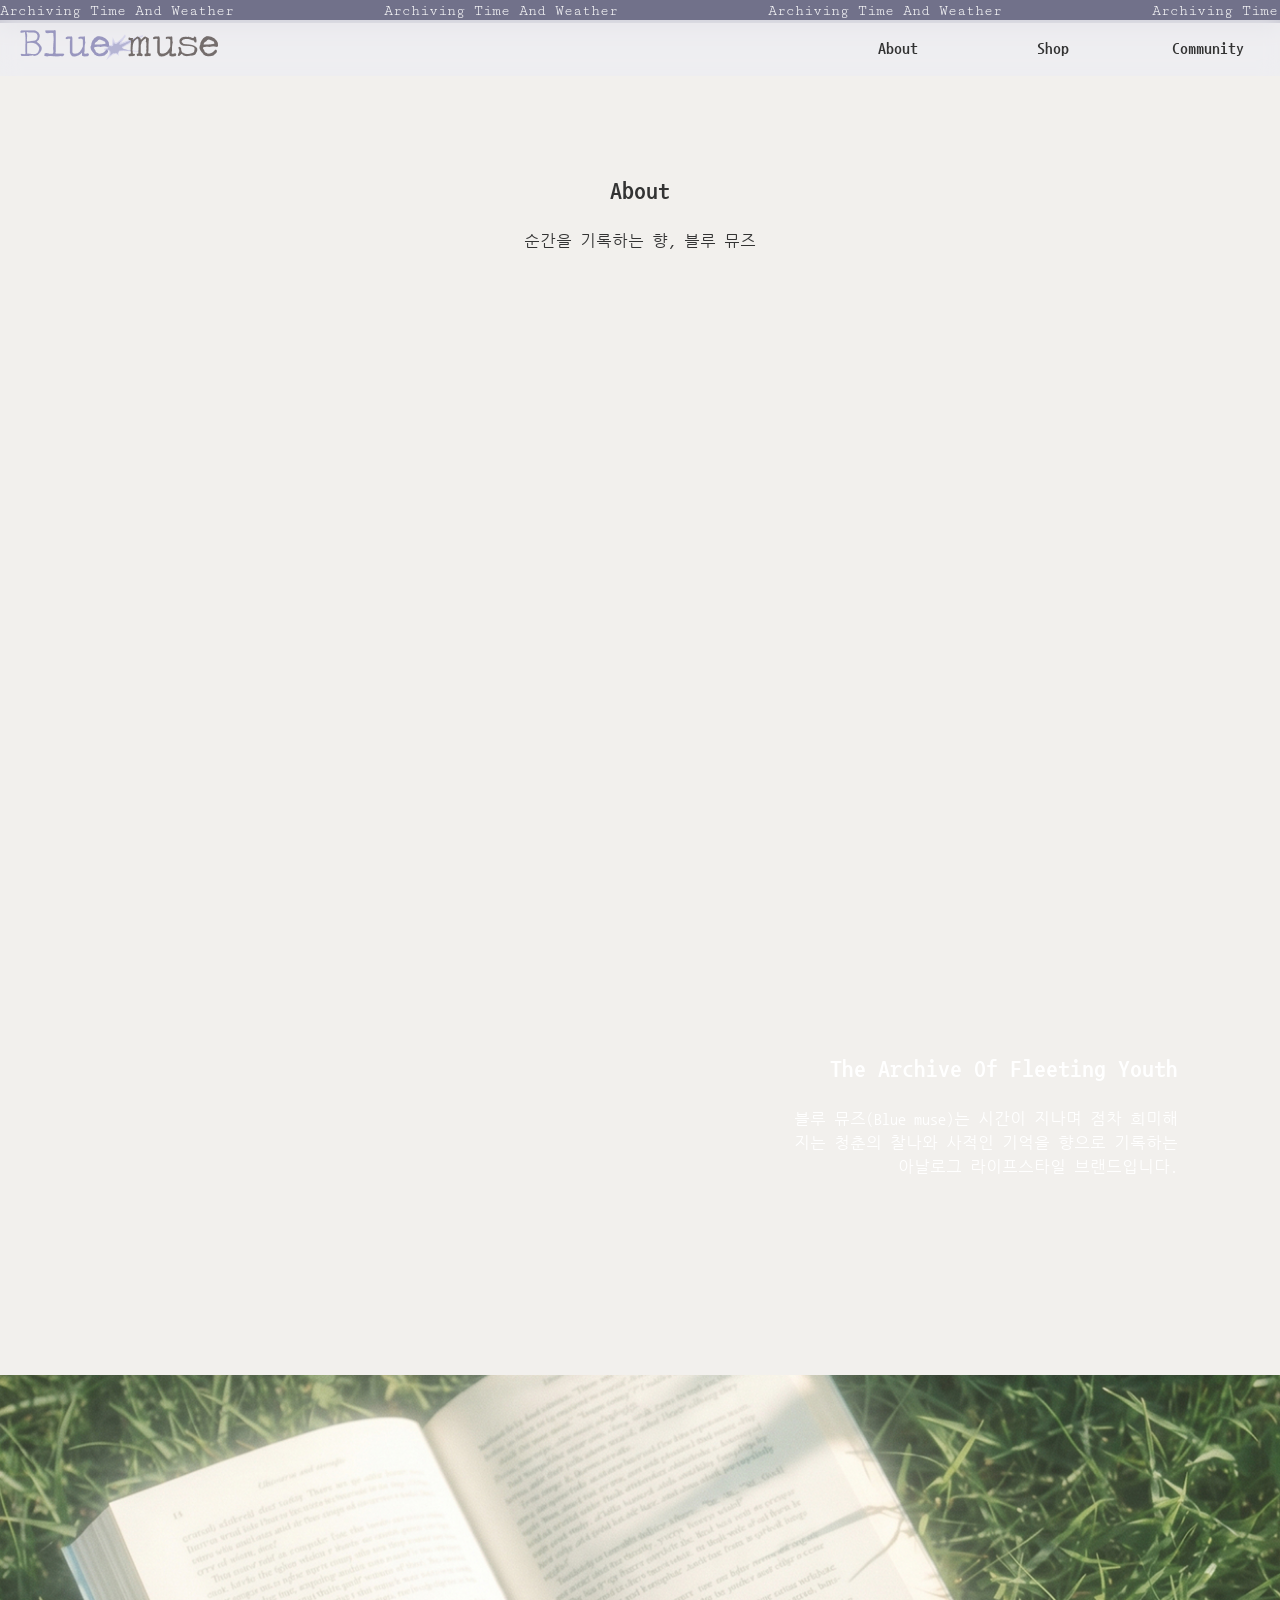
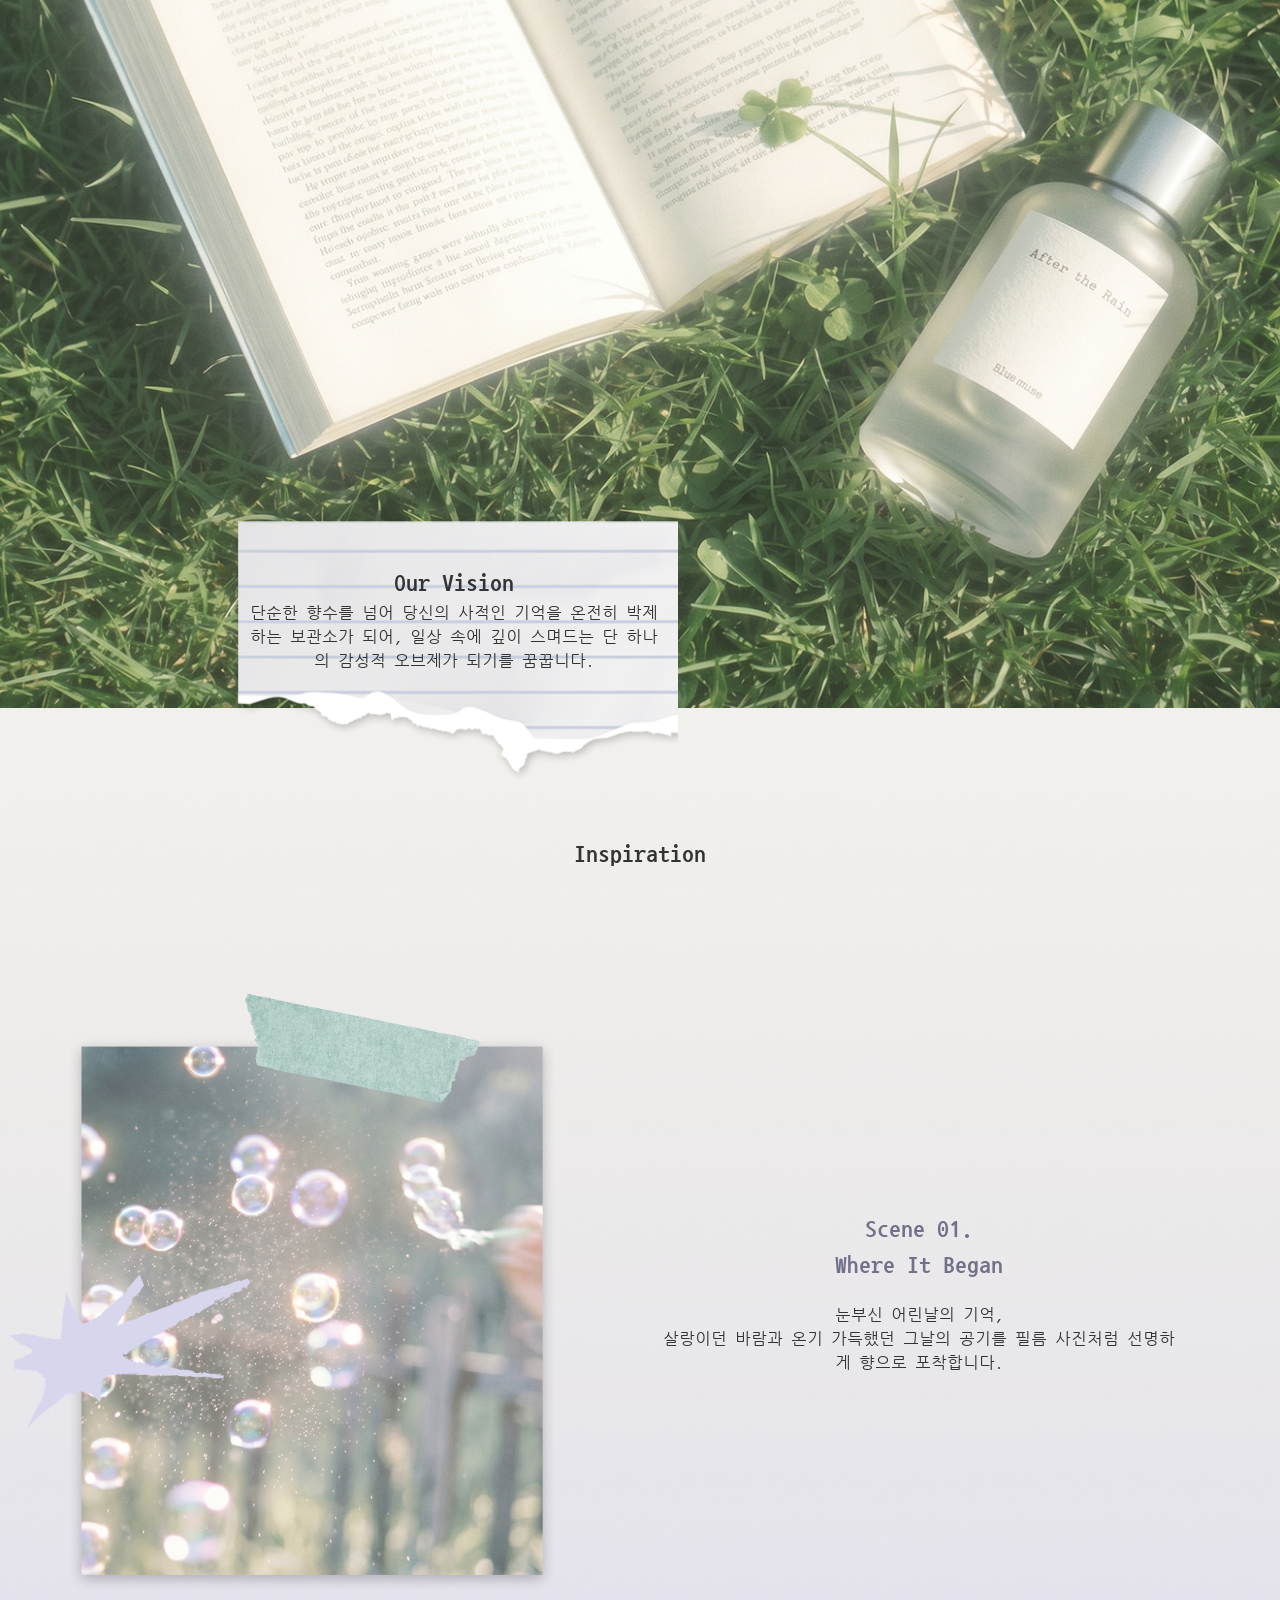
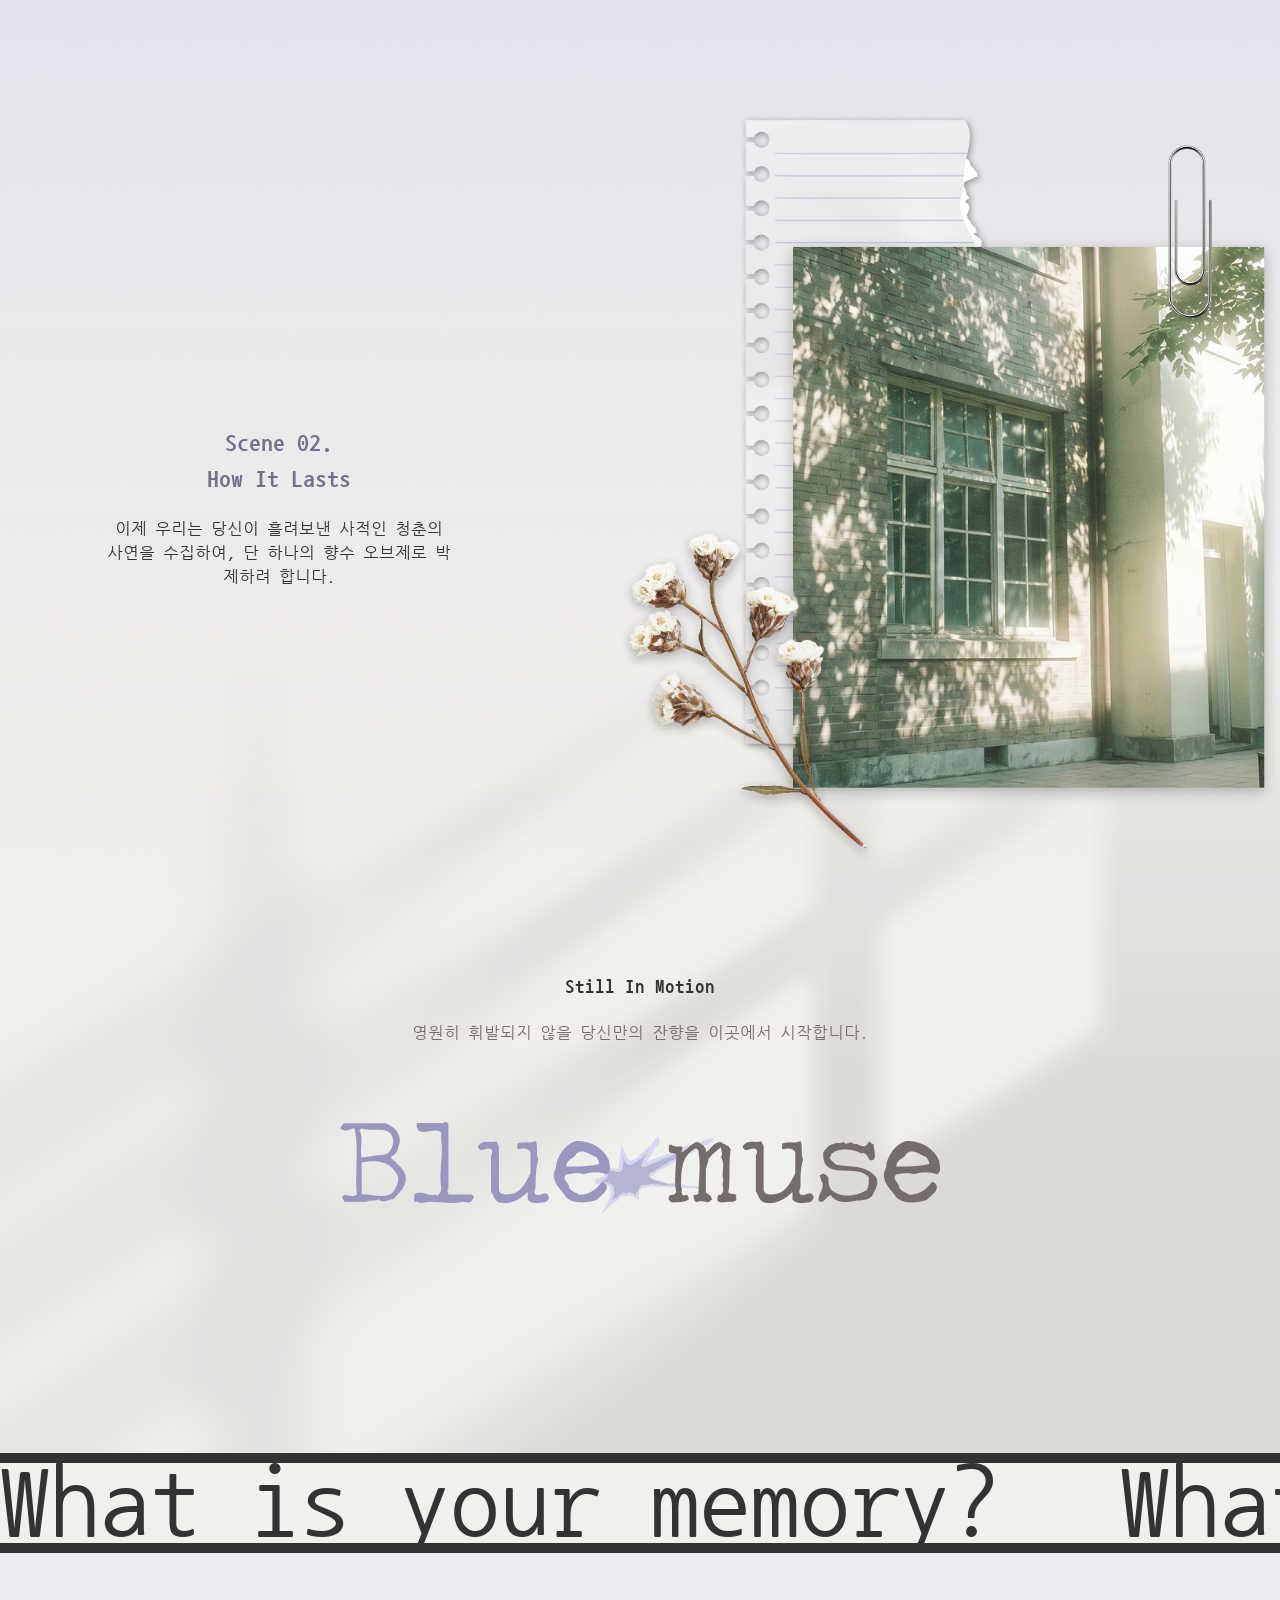
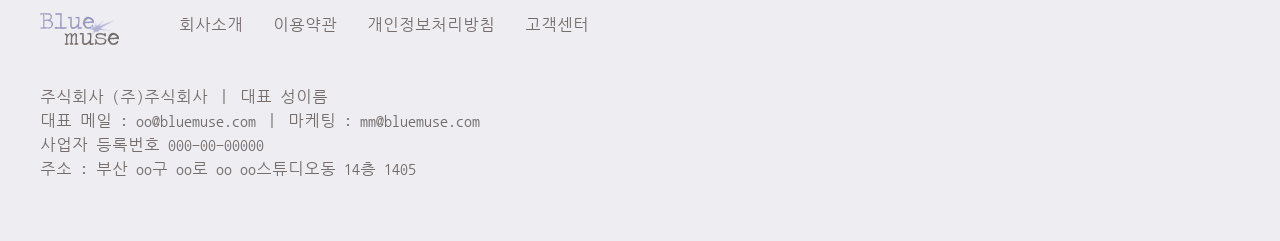
<file: html/sub_about.html>
<!DOCTYPE html>
<html lang="ko">
<head>
    <meta charset="UTF-8">
    <meta name="viewport" content="width=device-width, initial-scale=1.0">
    <title>About</title>


    <!--font-->
    <link rel="preconnect" href="https://fonts.googleapis.com">
    <link rel="preconnect" href="https://fonts.gstatic.com" crossorigin>
    <link href="https://fonts.googleapis.com/css2?family=Bebas+Neue&family=Cutive+Mono&family=Libre+Baskerville:ital,wght@0,400..700;1,400..700&family=Nanum+Gothic+Coding&family=Noto+Sans+KR:wght@100..900&family=Noto+Sans:ital,wght@0,100..900;1,100..900&family=Noto+Serif+KR:wght@200..900&display=swap" rel="stylesheet">

    <!--favicon-->
    <link rel="shortcut icon" href="../img/simbol2.svg" type="image/x-icon">

    <!--meta-->
    <meta property="og:title" content="Blue muse">
    <meta property="og:description" content="시간이 지나며 점차 희미해지는 청춘의 찰나와 사적인 기억을 향으로 기록하는 아날로그 라이프스타일 브랜드입니다.">
    <meta property="og:image" content="https://shinhyegyeong7.github.io/Bluemuse/img/gallery3.jpg">
    <meta property="og:url" content="https://shinhyegyeong7.github.io/Bluemuse/">
    <meta property="og:type" content="website">


    <!--css-->
    <link rel="stylesheet" href="../css/sub_about.css">

</head>
<body>
    <section id="ani_header">
        <div class="text_ani_slide">
            <ul>
                <li>Archiving Time And Weather</li>
                <li>Archiving Time And Weather</li>
                <li>Archiving Time And Weather</li>
                <li>Archiving Time And Weather</li>
                <li>Archiving Time And Weather</li>
                <li>Archiving Time And Weather</li>
            </ul>
            <ul>
                <li>Archiving Time And Weather</li>
                <li>Archiving Time And Weather</li>
                <li>Archiving Time And Weather</li>
                <li>Archiving Time And Weather</li>
                <li>Archiving Time And Weather</li>
                <li>Archiving Time And Weather</li>
            </ul>
        </div>
    </section>

    <header id="header">
        <div class="inner">
            <h1><a href="../index.html"><img src="../img/logo1.png" alt="로고 이미지"></a></h1>
            <nav class="gnb">
                <ul class="main_gnb">
                    <li><a href="./sub_about.html">About</a>
                        <ul class="m_sub_menu">
                            <li><a href="./sub_about.html">Brand Story -</a></li>
                        </ul>
                    </li>
                    <li><a href="./sub_shop.html">Shop</a>
                        <ul class="m_sub_menu">
                            <li><a href="./sub_shop.html">All -</a></li>
                            <li><a href="./sub_shop.html#perfume">Perfume -</a></li>
                            <li><a href="./sub_shop.html#solid_perfume">Solid Perfume -</a></li>
                            <li><a href="./sub_shop.html#diffuser_oil">Diffuser Oil -</a></li>
                        </ul>
                    </li>
                    <li><a href="./sub_community.html">Community</a>
                        <ul class="m_sub_menu">
                            <li><a href="./sub_community.html#notice">Notice -</a></li>
                            <li><a href="./sub_community.html#event">Event -</a></li>
                            <li><a href="./sub_community.html#review">Review -</a></li>
                        </ul>
                    </li>
                </ul>
                <ul>
                    <li class="close"><img src="../img/x.svg" alt="닫기">
                </ul>
            </nav>

            <!--sub_menu-->
            <div class="sub_bg">
                <div class="sub_wrap">
                    <div class="sub_menu">
                        <ul>
                            <li><a href="./sub_about.html">Brand Story</a></li>
                        </ul>
                        <ul>
                            <li><a href="./sub_shop.html">All</a></li>
                            <li><a href="./sub_shop.html#perfume">Perfume</a></li>
                            <li><a href="./sub_shop.html#solid_perfume">Solid Perfume</a></li>
                            <li><a href="./sub_shop.html#diffuser_oil">Diffuser Oil</a></li>
                        </ul>
                        <ul>
                            <li><a href="./sub_community.html#notice">Notice</a></li>
                            <li><a href="./sub_community.html#event">Event</a></li>
                            <li><a href="./sub_community.html#review">Review</a></li>
                        </ul>
                    </div>
                </div>
            </div>

            <!--hamburger-->
            <button type="button" class="hamburger">
                <img src="../img/hamburger.svg" alt="햄버거 버튼">
            </button>
        </div>
        <div class="header_bg"></div>
    </header>

    <main>
        <!--title-->
        <section id="title">
            <h1>About</h1>
            <p>순간을 기록하는 향, 블루 뮤즈</p>
        </section>

        <!--brand-->
        <section id="brand">
            <div class="inner">
                <div class="text_box">
                    <h2>The Archive Of Fleeting Youth</h2>
                    <p>
                        블루 뮤즈(Blue muse)는 시간이 지나며 점차 희미해지는 청춘의 찰나와 사적인 기억을 향으로 기록하는 아날로그 라이프스타일 브랜드입니다.
                    </p>
                </div>
            </div>
            <video src="../video/sub_brand.mp4" autoplay muted loop playsinline></video>
        </section>

        <section id="pursue">
            <div class="inner">
                <div class="img_box">
                    <img src="../img/sub_about_pursue.jpg" alt="브랜드 추구미 사진">
                </div>
                <div class="text_box">
                    <h2>Our Vision</h2>
                    <p>단순한 향수를 넘어 당신의 사적인 기억을 온전히 박제하는 보관소가 되어, 일상 속에 깊이 스며드는 단 하나의 감성적 오브제가 되기를 꿈꿉니다.</p>
                </div>
            </div>
        </section>

        <section id="inspiration">
            <div class="inner">
                <h2>Inspiration</h2>
                <div class="scene box1">
                    <div class="img_box">
                        <img src="../img/sub_about_Inspiration1.png" alt="브랜드 영감1">
                    </div>
                    <div class="text_box">
                        <h2>
                            Scene 01.<br>
                            Where It Began
                        </h2>
                        <p>
                            눈부신 어린날의 기억,<br>
                            살랑이던 바람과 온기 가득했던 그날의 공기를 필름 사진처럼
                            선명하게 향으로 포착합니다.
                        </p>
                    </div>
                </div>
                <div class="scene box2">
                    <div class="img_box">
                        <img src="../img/sub_about_Inspiration2.png" alt="브랜드 영감2">
                    </div>
                    <div class="text_box">
                        <h2>
                            Scene 02.<br>
                            How It Lasts
                        </h2>
                        <p>
                            이제 우리는 당신이 흘려보낸 사적인 청춘의<br>
                            사연을 수집하여, 단 하나의 향수 오브제로
                            박제하려 합니다.
                        </p>
                    </div>
                </div>
            </div>
        </section>

        <!--ment-->
        <section id="ment">
            <div class="shadow_img">
                <img src="../img/sub_about_shadow.png" alt="그림자">
            </div>
            <div class="text_wrap">
                <h3>Still In Motion</h3>
                <p>영원히 휘발되지 않을 당신만의 잔향을 이곳에서 시작합니다.</p>
                <div class="ment_logo">
                    <img src="../img/sub_about_logo.png" alt="로고이미지">
                </div>
            </div>
        </section>

        <!--footer ani-->
        <section id="footer_ani">
            <div class="text_ani">
                <p>What is your memory?</p>
                <p>What is your memory?</p>
                <p>What is your memory?</p>
                <p>What is your memory?</p>
            </div>
        </section>
    </main>

    <!--footer-->
    <footer id="footer">
        <div class="inner">
            <div class="footer_main">
                <h1><a href="../index.html"><img src="../img/logo2.png" alt="푸터로고"></a></h1>
                <ul>
                    <li><a href="#">회사소개</a></li>
                    <li><a href="#">이용약관</a></li>
                    <li><a href="#">개인정보처리방침</a></li>
                    <li><a href="#">고객센터</a></li>
                </ul>
            </div>
            <p>
                주식회사 (주)주식회사 ㅣ 대표 성이름<br>
                대표 메일 : oo@bluemuse.com ㅣ 마케팅 : mm@bluemuse.com<br>
                사업자 등록번호 000-00-00000<br>
                주소 : 부산 oo구 oo로 oo oo스튜디오동 14층 1405
            </p>
        </div>
    </footer>















    <!-- JS -->
    <script src="../JS/hamburger.js"></script>

    
    <script>

        //스크롤시 헤더 고정
        // 클래스를 붙일 요소
        const target = document.querySelector("#header");

        // 기준 스크롤 높이
        const scrollPoint = 1000;

        window.addEventListener("scroll", function () {

            if (window.scrollY >= scrollPoint) {
                target.classList.add("on");
            } else {
                target.classList.remove("on");
            }

        });
        // 서브메뉴 호버 관련 - PC에서만 실행
        if (window.matchMedia("(min-width: 651px)").matches) {

            const gnbMenus = document.querySelectorAll(".main_gnb > li");
            const headerBg = document.querySelector(".header_bg");
            const header = document.querySelector("#header");

            gnbMenus.forEach(function (menu) {
                menu.addEventListener("mouseenter", function () {
                    headerBg.classList.add("slide_down");
                });
            });

            header.addEventListener("mouseleave", function () {
                headerBg.classList.remove("slide_down");
            });

        }

    </script>
</body>
</html>
</file>
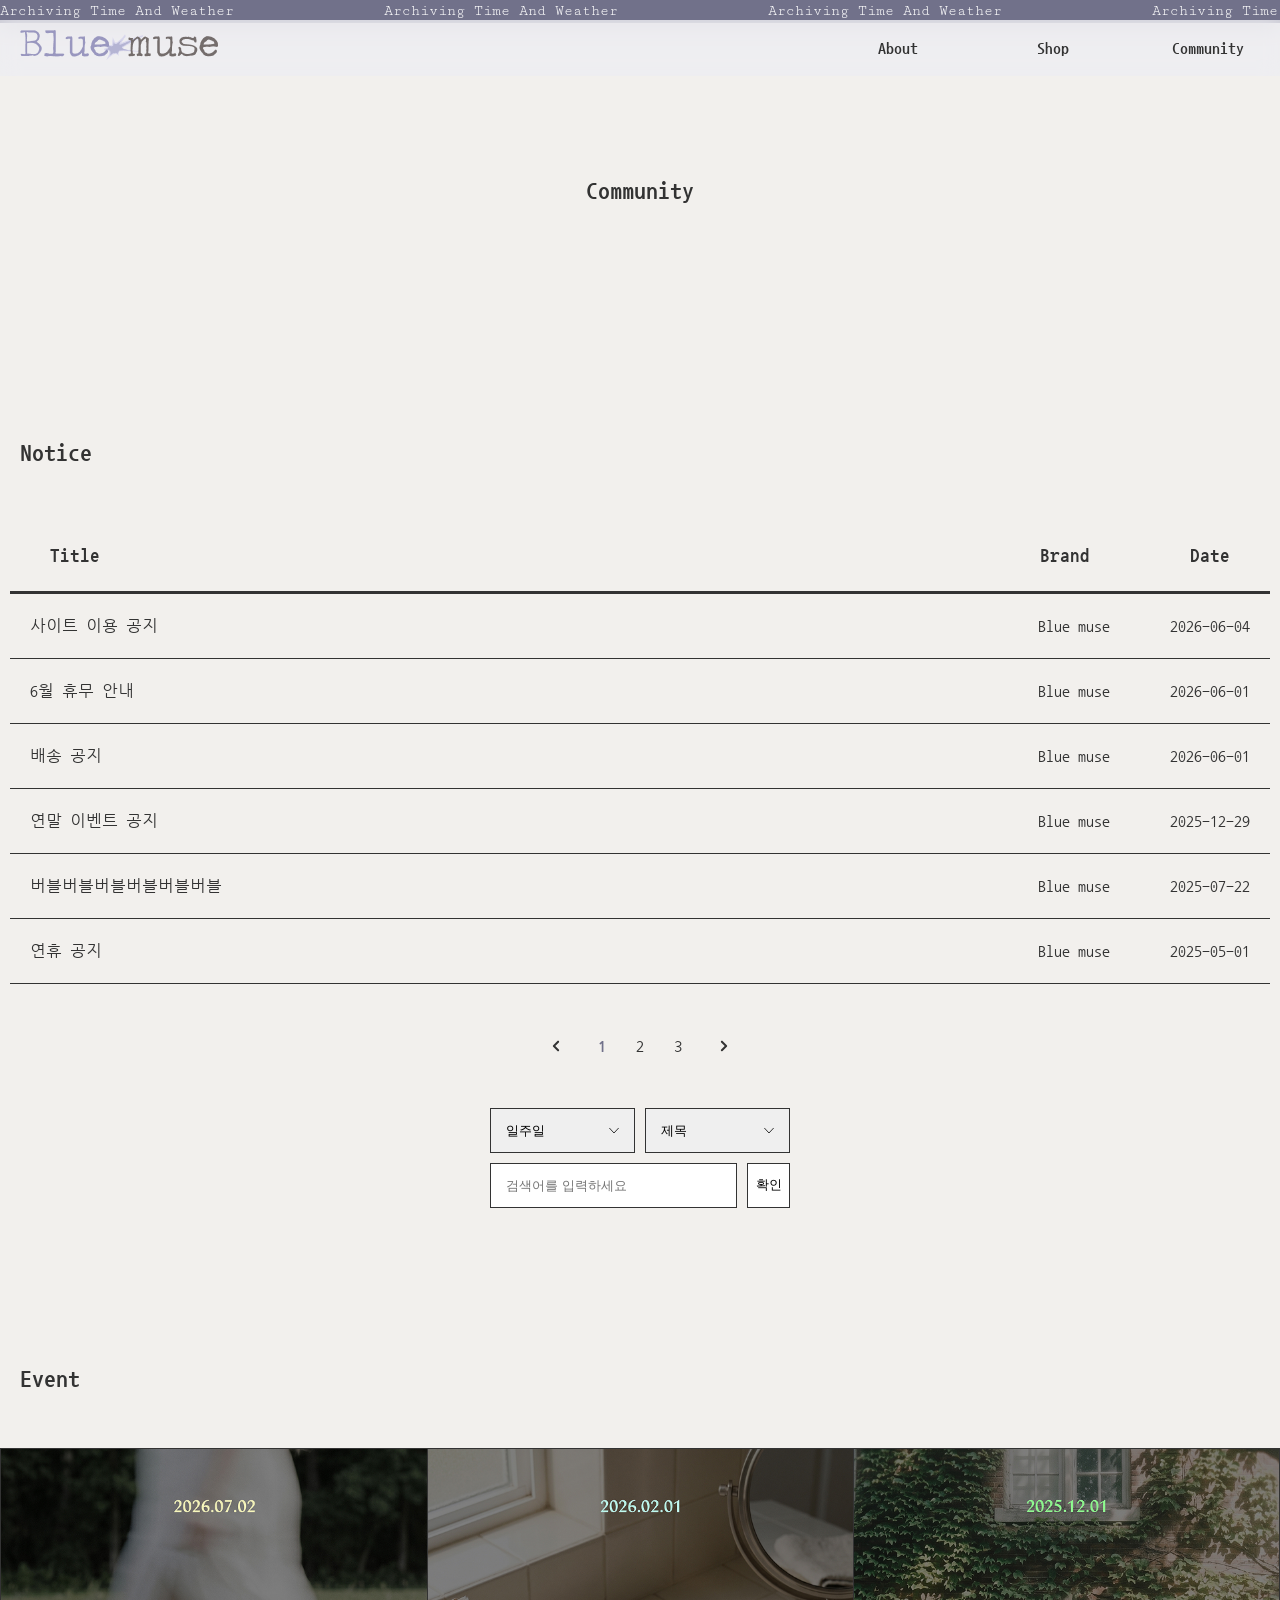
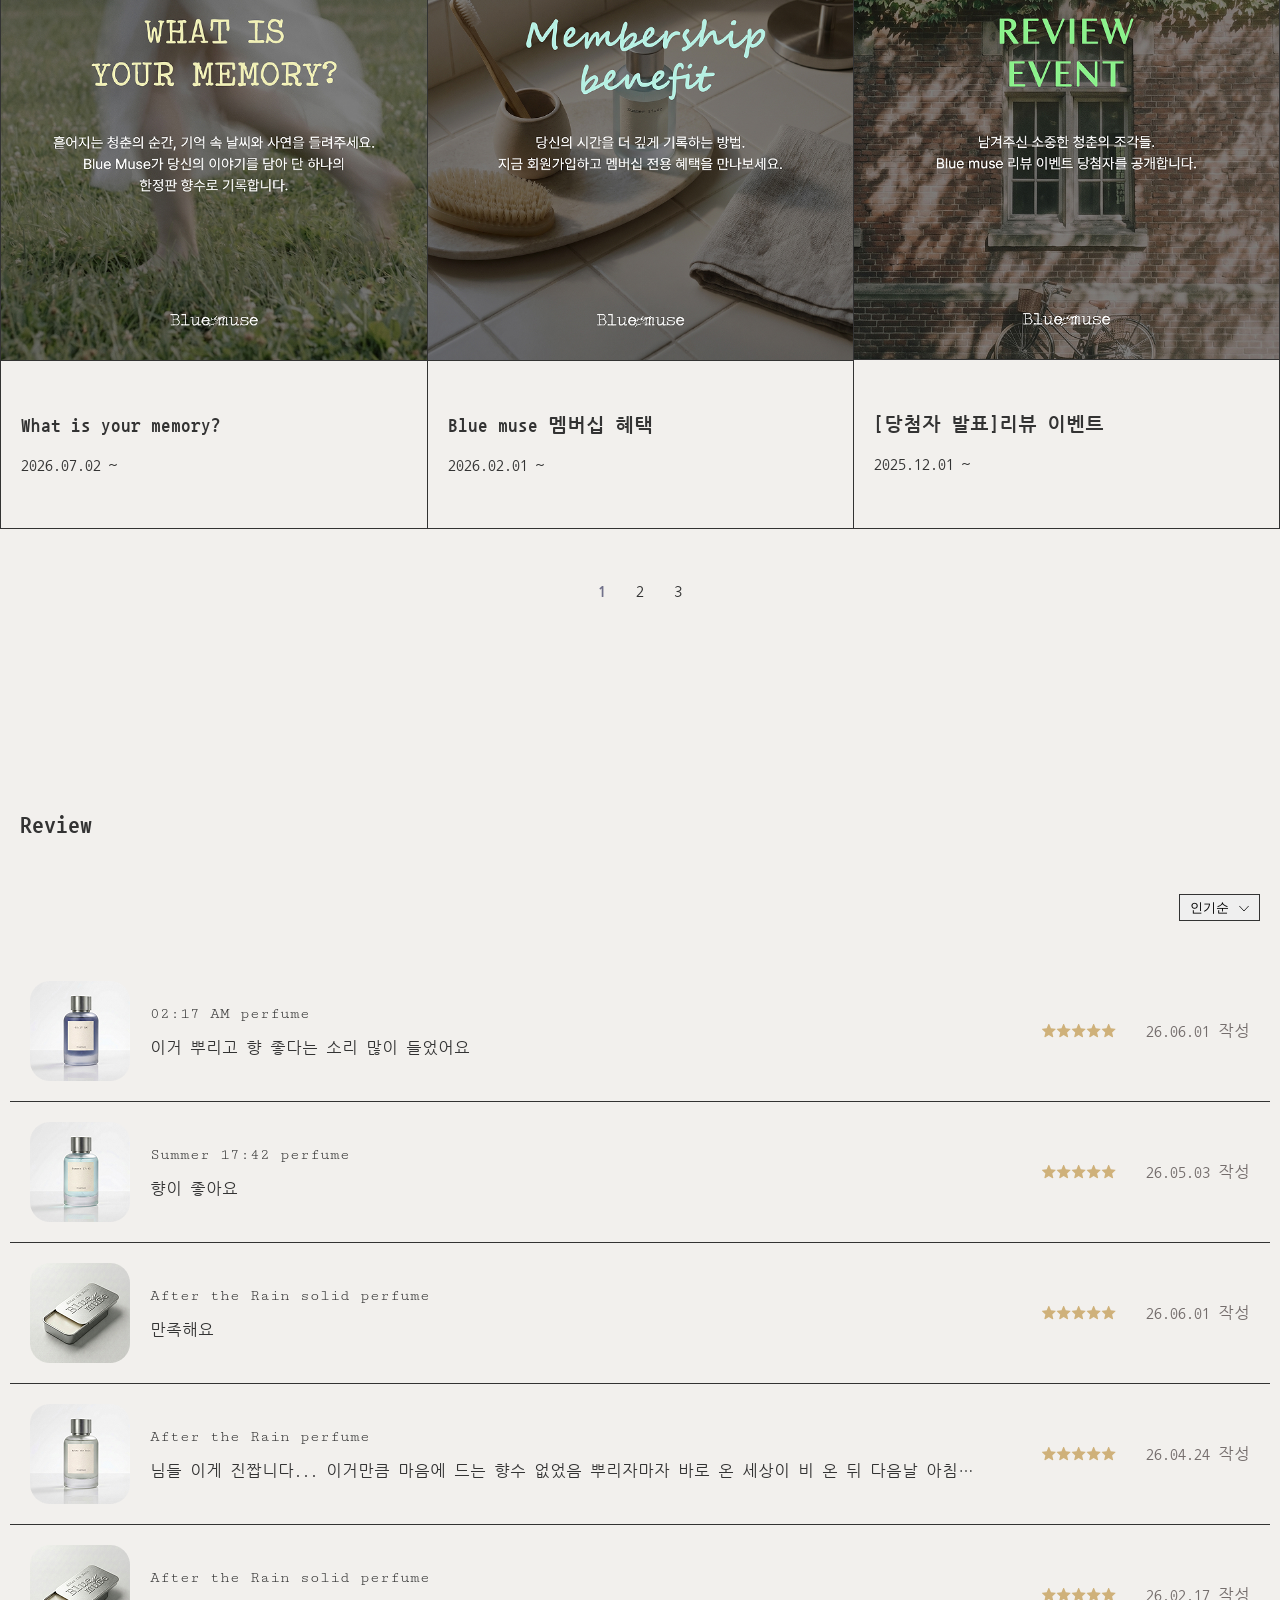
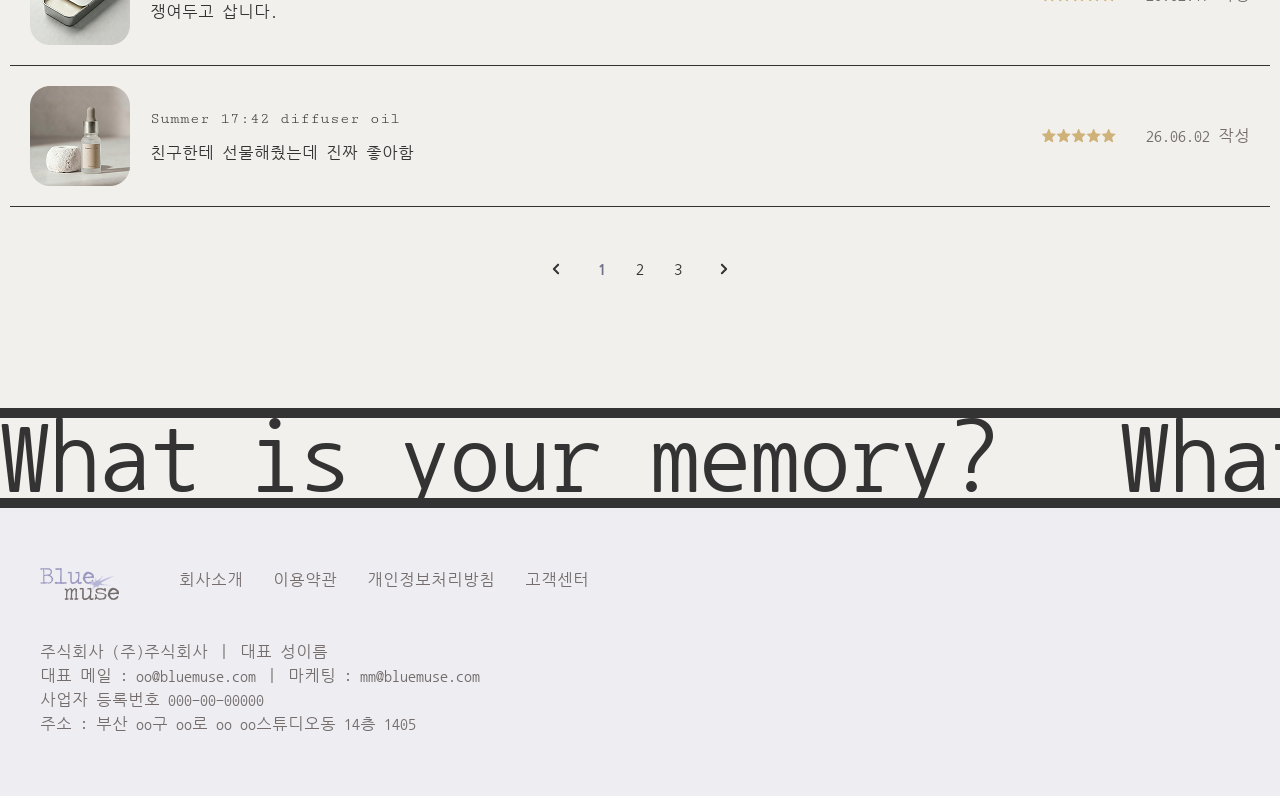
<file: html/sub_community.html>
<!DOCTYPE html>
<html lang="ko">
<head>
    <meta charset="UTF-8">
    <meta name="viewport" content="width=device-width, initial-scale=1.0">
    <title>Community</title>

    <!--font-->
    <link rel="preconnect" href="https://fonts.googleapis.com">
    <link rel="preconnect" href="https://fonts.gstatic.com" crossorigin>
    <link href="https://fonts.googleapis.com/css2?family=Bebas+Neue&family=Cutive+Mono&family=Libre+Baskerville:ital,wght@0,400..700;1,400..700&family=Nanum+Gothic+Coding&family=Noto+Sans+KR:wght@100..900&family=Noto+Sans:ital,wght@0,100..900;1,100..900&family=Noto+Serif+KR:wght@200..900&display=swap" rel="stylesheet">

    <!--favicon-->
    <link rel="shortcut icon" href="../img/simbol2.svg" type="image/x-icon">

    <!--meta-->
    <meta property="og:title" content="Blue muse">
    <meta property="og:description" content="시간이 지나며 점차 희미해지는 청춘의 찰나와 사적인 기억을 향으로 기록하는 아날로그 라이프스타일 브랜드입니다.">
    <meta property="og:image" content="https://shinhyegyeong7.github.io/Bluemuse/img/gallery3.jpg">
    <meta property="og:url" content="https://shinhyegyeong7.github.io/Bluemuse/">
    <meta property="og:type" content="website">


    <!--css-->
    <link rel="stylesheet" href="../css/sub_community.css">
</head>
<body>
    <section id="ani_header">
        <div class="text_ani_slide">
            <ul>
                <li>Archiving Time And Weather</li>
                <li>Archiving Time And Weather</li>
                <li>Archiving Time And Weather</li>
                <li>Archiving Time And Weather</li>
                <li>Archiving Time And Weather</li>
                <li>Archiving Time And Weather</li>
            </ul>
            <ul>
                <li>Archiving Time And Weather</li>
                <li>Archiving Time And Weather</li>
                <li>Archiving Time And Weather</li>
                <li>Archiving Time And Weather</li>
                <li>Archiving Time And Weather</li>
                <li>Archiving Time And Weather</li>
            </ul>
        </div>
    </section>

    <header id="header">
        <div class="inner">
            <h1><a href="../index.html"><img src="../img/logo1.png" alt="로고 이미지"></a></h1>
            <nav class="gnb">
                <ul class="main_gnb">
                    <li><a href="./sub_about.html">About</a>
                        <ul class="m_sub_menu">
                            <li><a href="./sub_about.html">Brand Story -</a></li>
                        </ul>
                    </li>
                    <li><a href="./sub_shop.html">Shop</a>
                        <ul class="m_sub_menu">
                            <li><a href="./sub_shop.html">All -</a></li>
                            <li><a href="./sub_shop.html#perfume">Perfume -</a></li>
                            <li><a href="./sub_shop.html#solid_perfume">Solid Perfume -</a></li>
                            <li><a href="./sub_shop.html#diffuser_oil">Diffuser Oil -</a></li>
                        </ul>
                    </li>
                    <li><a href="./sub_community.html">Community</a>
                        <ul class="m_sub_menu">
                            <li><a href="./sub_community.html#notice">Notice -</a></li>
                            <li><a href="./sub_community.html#event">Event -</a></li>
                            <li><a href="./sub_community.html#review">Review -</a></li>
                        </ul>
                    </li>
                </ul>
                <ul>
                    <li class="close"><img src="../img/x.svg" alt="닫기">
                </ul>
            </nav>

            <!--sub_menu-->
            <div class="sub_bg">
                <div class="sub_wrap">
                    <div class="sub_menu">
                        <ul>
                            <li><a href="./sub_about.html">Brand Story</a></li>
                        </ul>
                        <ul>
                            <li><a href="./sub_shop.html">All</a></li>
                            <li><a href="./sub_shop.html#perfume">Perfume</a></li>
                            <li><a href="./sub_shop.html#solid_perfume">Solid Perfume</a></li>
                            <li><a href="./sub_shop.html#diffuser_oil">Diffuser Oil</a></li>
                        </ul>
                        <ul>
                            <li><a href="./sub_community.html#notice">Notice</a></li>
                            <li><a href="./sub_community.html#event">Event</a></li>
                            <li><a href="./sub_community.html#review">Review</a></li>
                        </ul>
                    </div>
                </div>
            </div>

            <!--hamburger-->
            <button type="button" class="hamburger">
                <img src="../img/hamburger.svg" alt="햄버거 버튼">
            </button>
        </div>
        <div class="header_bg"></div>
    </header>

    <main>
        <!--title-->
        <section id="title">
            <div class="inner">
                <h1>Community</h1>
            </div>
        </section>

        <!--notice-->
        <section id="notice">
            <div class="inner">
                <h2 class="sub_title">Notice</h2>
                <div class="notice">
                    <div class="category">
                        <ul>
                            <li><h3>Title</h3></li>
                        </ul>
                        <ul>
                            <li><h3>Brand</h3></li>
                            <li><h3>Date</h3></li>
                        </ul>
                    </div>
                    <div class="notice_box">
                        <a href="#">
                            <ul>
                                <li>사이트 이용 공지</li>
                            </ul>
                            <ul>
                                <li>Blue muse</li>
                                <li>2026-06-04</li>
                            </ul>
                        </a>
                    </div>
                    <div class="notice_box">
                        <a href="#">
                            <ul>
                                <li>6월 휴무 안내</li>
                            </ul>
                            <ul>
                                <li>Blue muse</li>
                                <li>2026-06-01</li>
                            </ul>
                        </a>
                    </div>
                    <div class="notice_box">
                        <a href="#">
                            <ul>
                                <li>배송 공지</li>
                            </ul>
                            <ul>
                                <li>Blue muse</li>
                                <li>2026-06-01</li>
                            </ul>
                        </a>
                    </div>
                    <div class="notice_box">
                        <a href="#">
                            <ul>
                                <li>연말 이벤트 공지</li>
                            </ul>
                            <ul>
                                <li>Blue muse</li>
                                <li>2025-12-29</li>
                            </ul>
                        </a>
                    </div>
                    <div class="notice_box">
                        <a href="#">
                            <ul>
                                <li>버블버블버블버블버블버블</li>
                            </ul>
                            <ul>
                                <li>Blue muse</li>
                                <li>2025-07-22</li>
                            </ul>
                        </a>
                    </div>
                    <div class="notice_box">
                        <a href="#">
                            <ul>
                                <li>연휴 공지</li>
                            </ul>
                            <ul>
                                <li>Blue muse</li>
                                <li>2025-05-01</li>
                            </ul>
                        </a>
                    </div>
                </div>
            </div>
            
            <div class="pagination">
                <a href="#"><img src="../img/prev.svg" alt="이전"></a>
                <a href="#" class="active">1</a>
                <a href="#">2</a>
                <a href="#">3</a>
                <a href="#"><img src="../img/next.svg" alt="다음"></a>
            </div>

            <!-- 검색 -->
            <div class="search_wrap">

                <div class="search_top">
                    <select>
                        <option>일주일</option>
                        <option>한달</option>
                        <option>3개월</option>
                        <option>전체</option>
                    </select>

                    <select>
                        <option>제목</option>
                        <option>내용</option>
                        <option>제목 + 내용</option>
                    </select>
                </div>

                <div class="search_bottom">
                    <input type="text" placeholder="검색어를 입력하세요">
                    <button>확인</button>
                </div>

            </div>
        </section>

        <!--event-->
        <section id="event">
            <h2 class="sub_title">Event</h2>
            <div class="event">
                <div class="event_box">
                    <a href="#">
                        <div class="img_box"><img src="../img/event1.jpg" alt="이벤트1"></div>
                        <div class="text_box">
                            <h3>What is your memory?</h3>
                            <p>2026.07.02 ~</p>
                        </div>
                    </a>
                </div>
                <div class="event_box">
                    <a href="#">
                        <div class="img_box"><img src="../img/event2.jpg" alt="이벤트2"></div>
                        <div class="text_box">
                            <h3>Blue muse 멤버십 혜택</h3>
                            <p>2026.02.01 ~</p>
                        </div>
                    </a>
                </div>
                <div class="event_box">
                    <a href="#">
                        <div class="img_box"><img src="../img/event3.jpg" alt="이벤트3"></div>
                        <div class="text_box">
                            <h3>[당첨자 발표]리뷰 이벤트</h3>
                            <p>2025.12.01 ~</p>
                        </div>
                    </a>
                </div>
            </div>

            <div class="pagination">
                <a href="#" class="active">1</a>
                <a href="#">2</a>
                <a href="#">3</a>
            </div>
        </section>
        
        <!--review-->
        <section id="review">
            <div class="inner">
                <h2 class="sub_title">Review</h2>
                <div class="search_wrap">
                    <select>
                        <option>인기순</option>
                        <option>추천순</option>
                        <option>전체</option>
                    </select>
                </div>
                <ul>
                    <li>
                        <a href="#">
                            <div class="img_box">
                                <img src="../img/rv1.png" alt="리뷰1">
                            </div>
                            <div class="review_box">
                                <div class="text_box">
                                    <p class="en">02:17 AM perfume</p>
                                    <p>이거 뿌리고 향 좋다는 소리 많이 들었어요</p>
                                </div>
                                <div class="and">
                                    <img src="../img/star.svg" alt="별점5">
                                    <p class="date">26.06.01 작성</p>
                                </div>
                            </div>
                        </a>
                    </li>
                    <li>
                        <a href="#">
                            <div class="img_box">
                                <img src="../img/rv2.png" alt="리뷰2">
                            </div>
                            <div class="review_box">
                                <div class="text_box">
                                    <p class="en">Summer 17:42 perfume</p>
                                    <p>향이 좋아요</p>
                                </div>
                                <div class="and">
                                    <img src="../img/star.svg" alt="별점5">
                                    <p class="date">26.05.03 작성</p>
                                </div>
                            </div>
                        </a>
                    </li>
                    <li>
                        <a href="#">
                            <div class="img_box">
                                <img src="../img/rv3.png" alt="리뷰3">
                            </div>
                            <div class="review_box">
                                <div class="text_box">
                                    <p class="en">After the Rain solid perfume</p>
                                    <p>만족해요</p>
                                </div>
                                <div class="and">
                                    <img src="../img/star.svg" alt="별점5">
                                    <p class="date">26.06.01 작성</p>
                                </div>
                            </div>
                        </a>
                    </li>
                    <li>
                        <a href="#">
                            <div class="img_box">
                                <img src="../img/rv4.png" alt="리뷰4">
                            </div>
                            <div class="review_box">
                                <div class="text_box">
                                    <p class="en">After the Rain perfume</p>
                                    <p>님들 이게 진짭니다... 이거만큼 마음에 드는 향수 없었음 뿌리자마자 바로 온 세상이 비 온 뒤 다음날 아침에 일어나 여유롭게 등교를 하고 길가를 따라 학교에 도착해 아무도 없는 교실에서 자습준비를 하고 있는 것만 같아요</p>
                                </div>
                                <div class="and">
                                    <img src="../img/star.svg" alt="별점5">
                                    <p class="date">26.04.24 작성</p>
                                </div>
                            </div>
                        </a>
                    </li>
                    <li>
                        <a href="#">
                            <div class="img_box">
                                <img src="../img/rv5.png" alt="리뷰5">
                            </div>
                            <div class="review_box">
                                <div class="text_box">
                                    <p class="en">After the Rain solid perfume</p>
                                    <p>쟁여두고 삽니다.</p>
                                </div>
                                <div class="and">
                                    <img src="../img/star.svg" alt="별점5">
                                    <p class="date">26.02.17 작성</p>
                                </div>
                            </div>
                        </a>
                    </li>
                    <li>
                        <a href="#">
                            <div class="img_box">
                                <img src="../img/rv6.png" alt="리뷰6">
                            </div>
                            <div class="review_box">
                                <div class="text_box">
                                    <p class="en">Summer 17:42 diffuser oil</p>
                                    <p>친구한테 선물해줬는데 진짜 좋아함</p>
                                </div>
                                <div class="and">
                                    <img src="../img/star.svg" alt="별점5">
                                    <p class="date">26.06.02 작성</p>
                                </div>
                            </div>
                        </a>
                    </li>
                </ul>
            </div>
            
            <div class="pagination">
                <a href="#"><img src="../img/prev.svg" alt="이전"></a>
                <a href="#" class="active">1</a>
                <a href="#">2</a>
                <a href="#">3</a>
                <a href="#"><img src="../img/next.svg" alt="다음"></a>
            </div>
        </section>

        <!--footer ani-->
        <section id="footer_ani">
            <div class="text_ani">
                <p>What is your memory?</p>
                <p>What is your memory?</p>
                <p>What is your memory?</p>
                <p>What is your memory?</p>
            </div>
        </section>
    </main>

    <!--footer-->
    <footer id="footer">
        <div class="inner">
            <div class="footer_main">
                <h1><a href="../index.html"><img src="../img/logo2.png" alt="푸터로고"></a></h1>
                <ul>
                    <li><a href="#">회사소개</a></li>
                    <li><a href="#">이용약관</a></li>
                    <li><a href="#">개인정보처리방침</a></li>
                    <li><a href="#">고객센터</a></li>
                </ul>
            </div>
            <p>
                주식회사 (주)주식회사 ㅣ 대표 성이름<br>
                대표 메일 : oo@bluemuse.com ㅣ 마케팅 : mm@bluemuse.com<br>
                사업자 등록번호 000-00-00000<br>
                주소 : 부산 oo구 oo로 oo oo스튜디오동 14층 1405
            </p>
        </div>
    </footer>
    




















    <!-- JS -->
    <script src="../JS/hamburger.js"></script>

    
    <script>

        //스크롤시 헤더 고정
        // 클래스를 붙일 요소
        const target = document.querySelector("#header");

        // 기준 스크롤 높이
        const scrollPoint = 1000;

        window.addEventListener("scroll", function () {

            if (window.scrollY >= scrollPoint) {
                target.classList.add("on");
            } else {
                target.classList.remove("on");
            }

        });
        // 서브메뉴 호버 관련 - PC에서만 실행
        if (window.matchMedia("(min-width: 651px)").matches) {

            const gnbMenus = document.querySelectorAll(".main_gnb > li");
            const headerBg = document.querySelector(".header_bg");
            const header = document.querySelector("#header");

            gnbMenus.forEach(function (menu) {
                menu.addEventListener("mouseenter", function () {
                    headerBg.classList.add("slide_down");
                });
            });

            header.addEventListener("mouseleave", function () {
                headerBg.classList.remove("slide_down");
            });

        }

    </script>
</body>
</html>
</file>
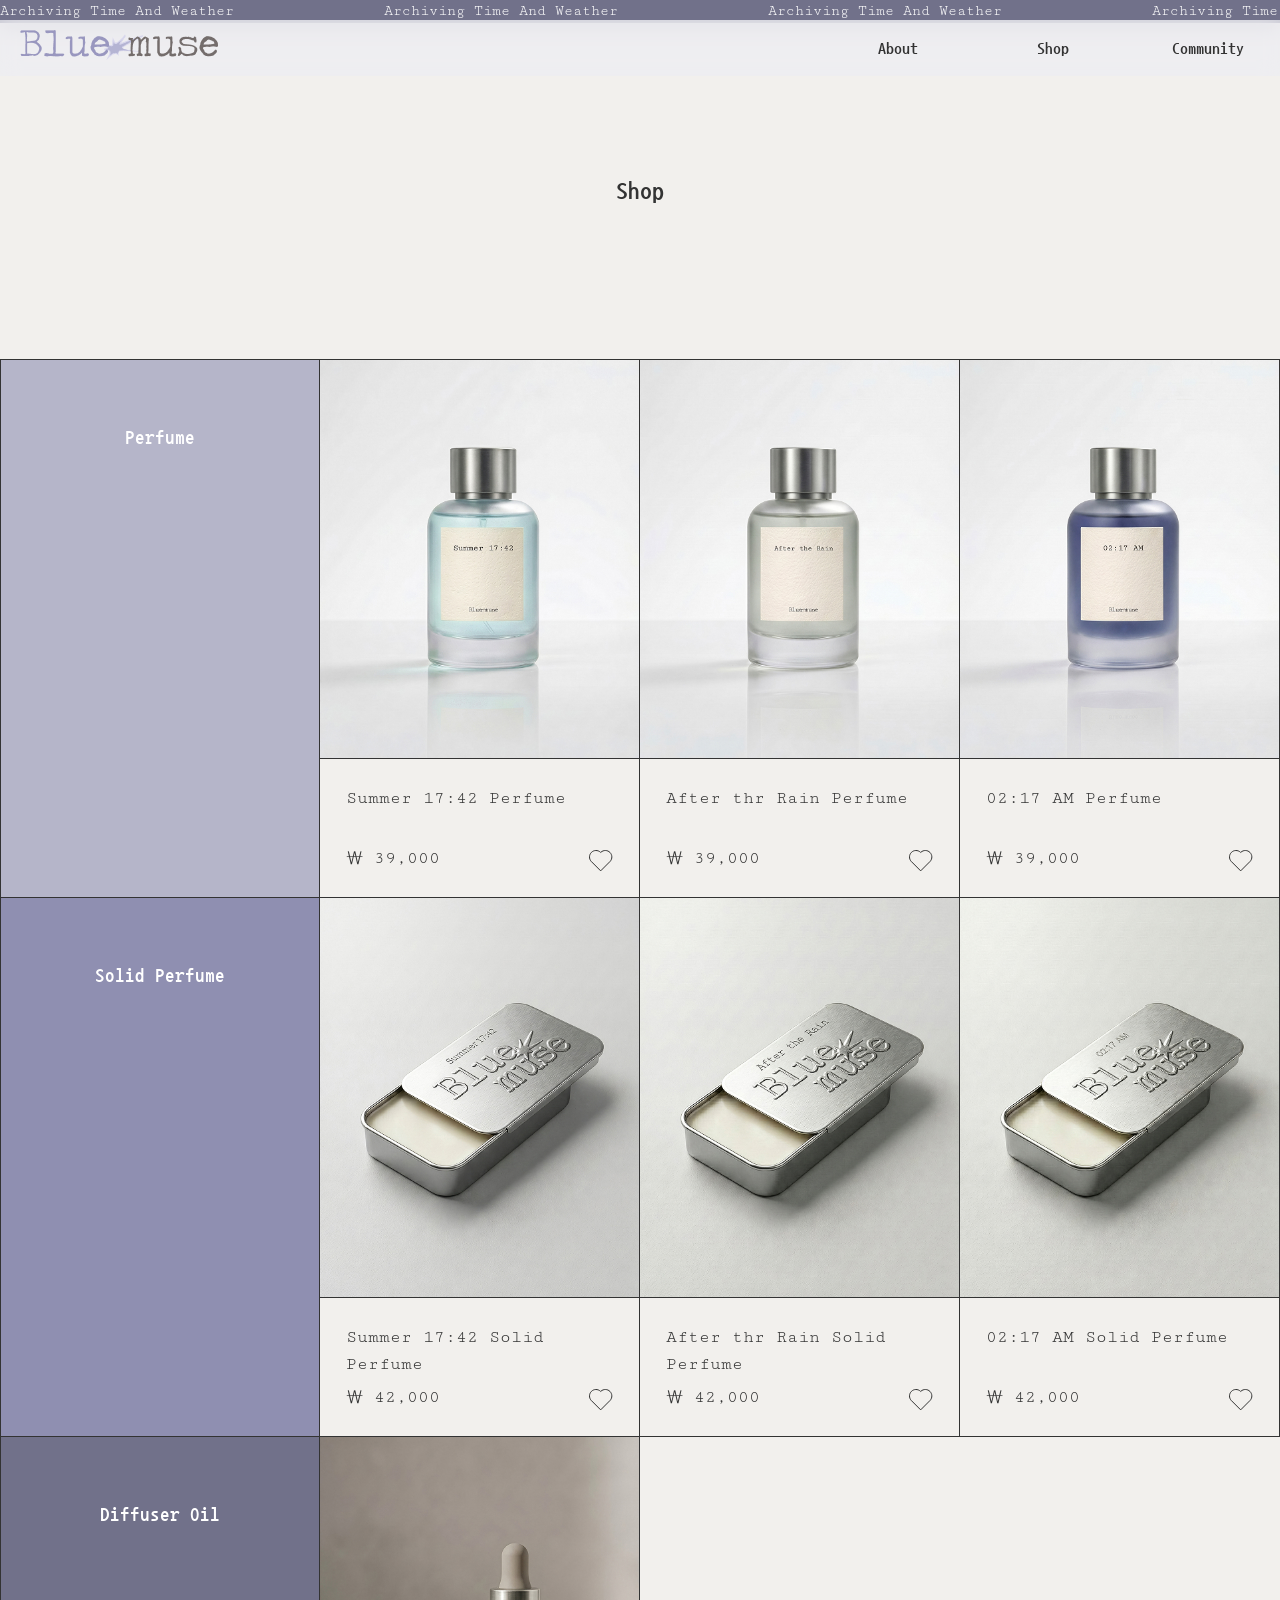
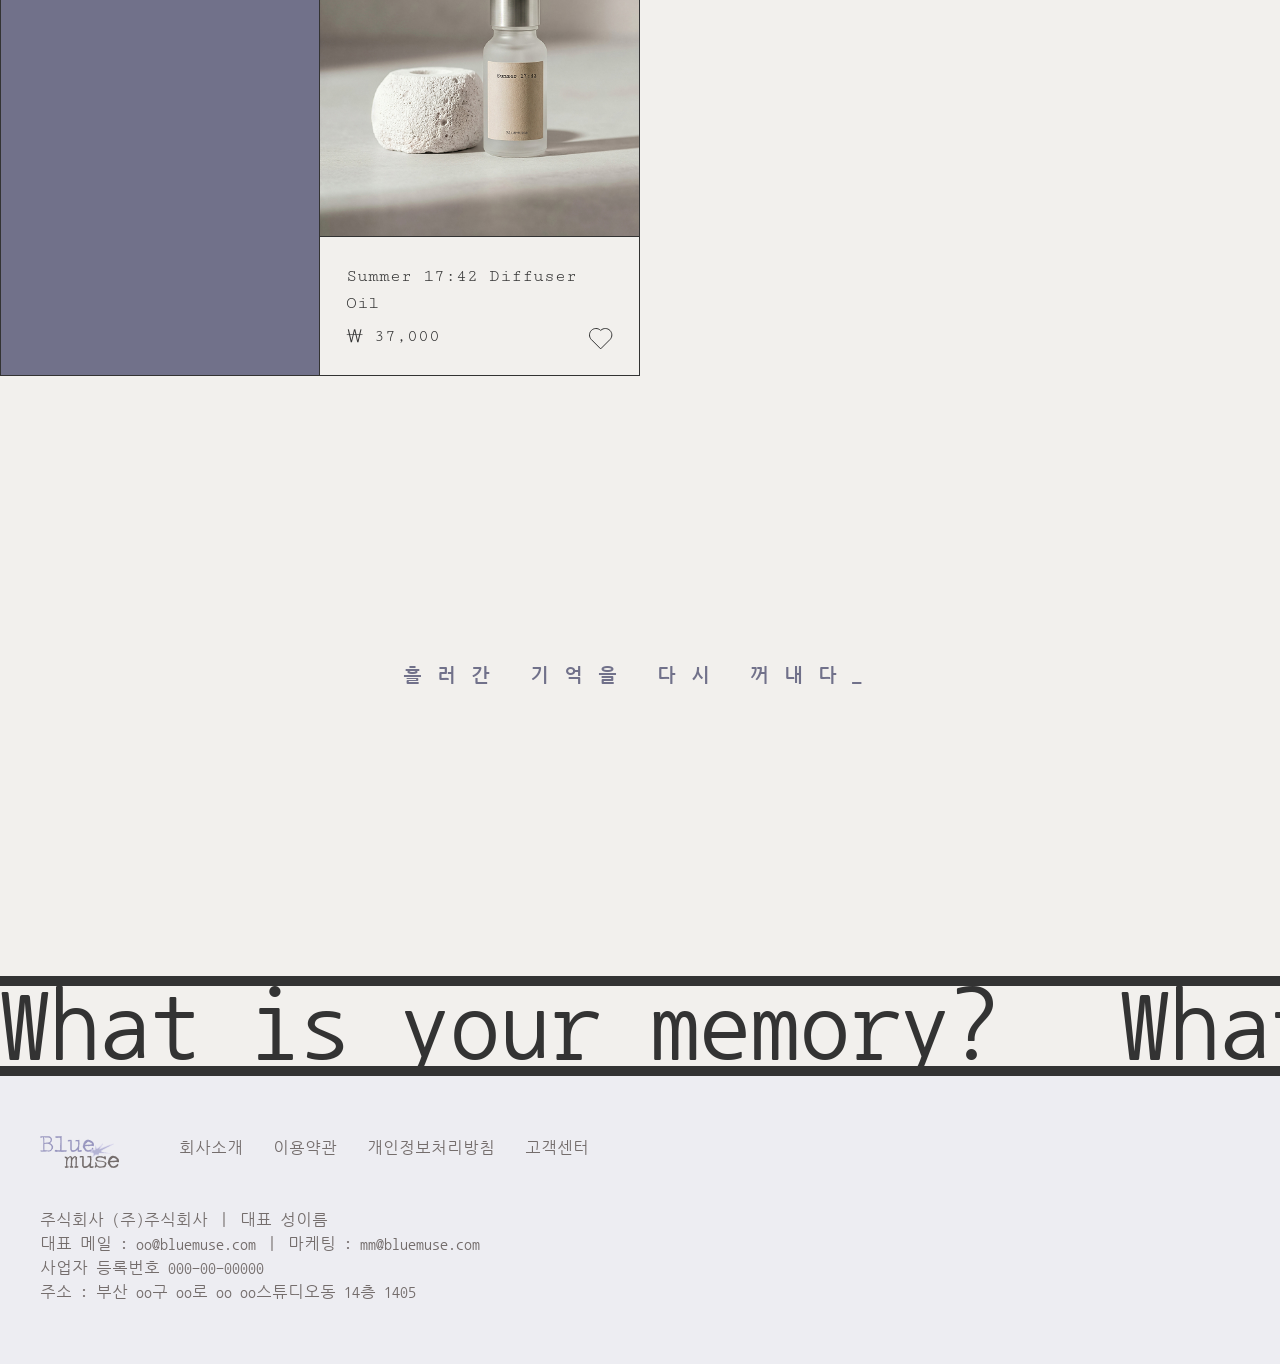
<file: html/sub_shop.html>
<!DOCTYPE html>
<html lang="ko">
<head>
    <meta charset="UTF-8">
    <meta name="viewport" content="width=device-width, initial-scale=1.0">
    <title>Shop</title>


    <!--font-->
    <link rel="preconnect" href="https://fonts.googleapis.com">
    <link rel="preconnect" href="https://fonts.gstatic.com" crossorigin>
    <link href="https://fonts.googleapis.com/css2?family=Bebas+Neue&family=Cutive+Mono&family=Libre+Baskerville:ital,wght@0,400..700;1,400..700&family=Nanum+Gothic+Coding&family=Noto+Sans+KR:wght@100..900&family=Noto+Sans:ital,wght@0,100..900;1,100..900&family=Noto+Serif+KR:wght@200..900&display=swap" rel="stylesheet">

    <!--favicon-->
    <link rel="shortcut icon" href="../img/simbol2.svg" type="image/x-icon">

    <!--meta-->
    <meta property="og:title" content="Blue muse">
    <meta property="og:description" content="시간이 지나며 점차 희미해지는 청춘의 찰나와 사적인 기억을 향으로 기록하는 아날로그 라이프스타일 브랜드입니다.">
    <meta property="og:image" content="https://shinhyegyeong7.github.io/Bluemuse/img/gallery3.jpg">
    <meta property="og:url" content="https://shinhyegyeong7.github.io/Bluemuse/">
    <meta property="og:type" content="website">


    <!--css-->
    <link rel="stylesheet" href="../css/sub_shop.css">
</head>
<body>
    <section id="ani_header">
        <div class="text_ani_slide">
            <ul>
                <li>Archiving Time And Weather</li>
                <li>Archiving Time And Weather</li>
                <li>Archiving Time And Weather</li>
                <li>Archiving Time And Weather</li>
                <li>Archiving Time And Weather</li>
                <li>Archiving Time And Weather</li>
            </ul>
            <ul>
                <li>Archiving Time And Weather</li>
                <li>Archiving Time And Weather</li>
                <li>Archiving Time And Weather</li>
                <li>Archiving Time And Weather</li>
                <li>Archiving Time And Weather</li>
                <li>Archiving Time And Weather</li>
            </ul>
        </div>
    </section>

    <header id="header">
        <div class="inner">
            <h1><a href="../index.html"><img src="../img/logo1.png" alt="로고 이미지"></a></h1>
            <nav class="gnb">
                <ul class="main_gnb">
                    <li><a href="./sub_about.html">About</a>
                        <ul class="m_sub_menu">
                            <li><a href="./sub_about.html">Brand Story -</a></li>
                        </ul>
                    </li>
                    <li><a href="./sub_shop.html">Shop</a>
                        <ul class="m_sub_menu">
                            <li><a href="./sub_shop.html">All -</a></li>
                            <li><a href="./sub_shop.html#perfume">Perfume -</a></li>
                            <li><a href="./sub_shop.html#solid_perfume">Solid Perfume -</a></li>
                            <li><a href="./sub_shop.html#diffuser_oil">Diffuser Oil -</a></li>
                        </ul>
                    </li>
                    <li><a href="./sub_community.html">Community</a>
                        <ul class="m_sub_menu">
                            <li><a href="./sub_community.html#notice">Notice -</a></li>
                            <li><a href="./sub_community.html#event">Event -</a></li>
                            <li><a href="./sub_community.html#review">Review -</a></li>
                        </ul>
                    </li>
                </ul>
                <ul>
                    <li class="close"><img src="../img/x.svg" alt="닫기">
                </ul>
            </nav>

            <!--sub_menu-->
            <div class="sub_bg">
                <div class="sub_wrap">
                    <div class="sub_menu">
                        <ul>
                            <li><a href="./sub_about.html">Brand Story</a></li>
                        </ul>
                        <ul>
                            <li><a href="./sub_shop.html">All</a></li>
                            <li><a href="./sub_shop.html#perfume">Perfume</a></li>
                            <li><a href="./sub_shop.html#solid_perfume">Solid Perfume</a></li>
                            <li><a href="./sub_shop.html#diffuser_oil">Diffuser Oil</a></li>
                        </ul>
                        <ul>
                            <li><a href="./sub_community.html#notice">Notice</a></li>
                            <li><a href="./sub_community.html#event">Event</a></li>
                            <li><a href="./sub_community.html#review">Review</a></li>
                        </ul>
                    </div>
                </div>
            </div>

            <!--hamburger-->
            <button type="button" class="hamburger">
                <img src="../img/hamburger.svg" alt="햄버거 버튼">
            </button>
        </div>
        <div class="header_bg"></div>
    </header>
    
    <main>
        <!--title-->
        <section id="title">
            <h1>Shop</h1>
        </section>

        <!--shop-->
        <!--perfume-->
        <section id="perfume">
            <div class="perfume_box">
                <div class="title_box">
                    <div class="title_text">
                        <h3 class="sub_title">Perfume</h3>
                    </div>
                </div>
                <div class="item">
                    <a href="./pdp.html">
                        <div class="img_box">
                            <img src="../img/perfume1.jpg" alt="향수1" class="img">
                            <img src="../img/perfume_hover1.jpg" alt="호버 이미지" class="hover">
                        </div>
                        <div class="text_box">
                            <p class="en name">Summer 17:42 Perfume</p>
                            <p class="en">₩ 39,000</p>
                            <svg width="24" height="22" viewBox="0 0 24 22" fill="none" xmlns="http://www.w3.org/2000/svg" class="heart">
                            <path d="M6.82422 0.501953C8.4846 0.457061 10.0996 1.05006 11.3369 2.1582L11.6699 2.45703L12.0039 2.1582C13.2418 1.05091 14.8564 0.459078 16.5166 0.504883C18.1771 0.550817 19.7577 1.23099 20.9326 2.40527C22.1061 3.57868 22.7864 5.15661 22.834 6.81543C22.8814 8.4716 22.2933 10.0824 21.1924 11.3203L11.667 20.8594L2.1377 11.3135C1.03992 10.076 0.455197 8.46647 0.50293 6.8125C0.550957 5.15221 1.2326 3.5728 2.4082 2.39941C3.58378 1.22609 5.1639 0.546868 6.82422 0.501953Z" stroke="#333333"/>
                            </svg>
                        </div>
                    </a>
                </div>
                <div class="item">
                    <a href="./pdp.html">
                        <div class="img_box">
                            <img src="../img/perfume2.jpg" alt="향수2" class="img">
                            <img src="../img/perfume_hover2.jpg" alt="호버 이미지" class="hover">
                        </div>
                        <div class="text_box">
                            <p class="en name">After thr Rain Perfume</p>
                            <p class="en">₩ 39,000</p>
                            <svg width="24" height="22" viewBox="0 0 24 22" fill="none" xmlns="http://www.w3.org/2000/svg" class="heart">
                            <path d="M6.82422 0.501953C8.4846 0.457061 10.0996 1.05006 11.3369 2.1582L11.6699 2.45703L12.0039 2.1582C13.2418 1.05091 14.8564 0.459078 16.5166 0.504883C18.1771 0.550817 19.7577 1.23099 20.9326 2.40527C22.1061 3.57868 22.7864 5.15661 22.834 6.81543C22.8814 8.4716 22.2933 10.0824 21.1924 11.3203L11.667 20.8594L2.1377 11.3135C1.03992 10.076 0.455197 8.46647 0.50293 6.8125C0.550957 5.15221 1.2326 3.5728 2.4082 2.39941C3.58378 1.22609 5.1639 0.546868 6.82422 0.501953Z" stroke="#333333"/>
                            </svg>
                        </div>
                    </a>
                </div>
                <div class="item">
                    <a href="./pdp.html">
                        <div class="img_box">
                            <img src="../img/perfume3.jpg" alt="향수3" class="img">
                            <img src="../img/perfume_hover3.jpg" alt="호버 이미지" class="hover">
                        </div>
                        <div class="text_box">
                            <p class="en name">02:17 AM Perfume</p>
                            <p class="en">₩ 39,000</p>
                            <svg width="24" height="22" viewBox="0 0 24 22" fill="none" xmlns="http://www.w3.org/2000/svg" class="heart">
                            <path d="M6.82422 0.501953C8.4846 0.457061 10.0996 1.05006 11.3369 2.1582L11.6699 2.45703L12.0039 2.1582C13.2418 1.05091 14.8564 0.459078 16.5166 0.504883C18.1771 0.550817 19.7577 1.23099 20.9326 2.40527C22.1061 3.57868 22.7864 5.15661 22.834 6.81543C22.8814 8.4716 22.2933 10.0824 21.1924 11.3203L11.667 20.8594L2.1377 11.3135C1.03992 10.076 0.455197 8.46647 0.50293 6.8125C0.550957 5.15221 1.2326 3.5728 2.4082 2.39941C3.58378 1.22609 5.1639 0.546868 6.82422 0.501953Z" stroke="#333333"/>
                            </svg>
                        </div>
                    </a>
                </div>
            </div>
        </section>

        <!--solid perfume-->
        <section id="solid_perfume">
            <div class="perfume_box">
                <div class="title_box">
                    <div class="title_text">
                        <h3 class="sub_title">Solid Perfume</h3>
                    </div>
                </div>
                <div class="item">
                    <a href="./pdp.html">
                        <div class="img_box">
                            <img src="../img/solid_perfume1.jpg" alt="고체향수1" class="img">
                            <img src="../img/solid_perfume_hover1.jpg" alt="호버 이미지" class="hover">
                        </div>
                        <div class="text_box">
                            <p class="en name">Summer 17:42  Solid Perfume</p>
                            <p class="en">₩ 42,000</p>
                            <svg width="24" height="22" viewBox="0 0 24 22" fill="none" xmlns="http://www.w3.org/2000/svg" class="heart">
                            <path d="M6.82422 0.501953C8.4846 0.457061 10.0996 1.05006 11.3369 2.1582L11.6699 2.45703L12.0039 2.1582C13.2418 1.05091 14.8564 0.459078 16.5166 0.504883C18.1771 0.550817 19.7577 1.23099 20.9326 2.40527C22.1061 3.57868 22.7864 5.15661 22.834 6.81543C22.8814 8.4716 22.2933 10.0824 21.1924 11.3203L11.667 20.8594L2.1377 11.3135C1.03992 10.076 0.455197 8.46647 0.50293 6.8125C0.550957 5.15221 1.2326 3.5728 2.4082 2.39941C3.58378 1.22609 5.1639 0.546868 6.82422 0.501953Z" stroke="#333333"/>
                            </svg>
                        </div>
                    </a>
                </div>
                <div class="item">
                    <a href="./pdp.html">
                        <div class="img_box">
                            <img src="../img/solid_perfume2.jpg" alt="고체향수2" class="img">
                            <img src="../img/solid_perfume_hover2.jpg" alt="호버 이미지" class="hover">
                        </div>
                        <div class="text_box">
                            <p class="en name">After thr Rain Solid Perfume</p>
                            <p class="en">₩ 42,000</p>
                            <svg width="24" height="22" viewBox="0 0 24 22" fill="none" xmlns="http://www.w3.org/2000/svg" class="heart">
                            <path d="M6.82422 0.501953C8.4846 0.457061 10.0996 1.05006 11.3369 2.1582L11.6699 2.45703L12.0039 2.1582C13.2418 1.05091 14.8564 0.459078 16.5166 0.504883C18.1771 0.550817 19.7577 1.23099 20.9326 2.40527C22.1061 3.57868 22.7864 5.15661 22.834 6.81543C22.8814 8.4716 22.2933 10.0824 21.1924 11.3203L11.667 20.8594L2.1377 11.3135C1.03992 10.076 0.455197 8.46647 0.50293 6.8125C0.550957 5.15221 1.2326 3.5728 2.4082 2.39941C3.58378 1.22609 5.1639 0.546868 6.82422 0.501953Z" stroke="#333333"/>
                            </svg>
                        </div>
                    </a>
                </div>
                <div class="item">
                    <a href="./pdp.html">
                        <div class="img_box">
                            <img src="../img/solid_perfume3.jpg" alt="고체향수3" class="img">
                            <img src="../img/solid_perfume_hover3.jpg" alt="호버 이미지" class="hover">
                        </div>
                        <div class="text_box">
                            <p class="en name">02:17 AM  Solid Perfume</p>
                            <p class="en">₩ 42,000</p>
                            <svg width="24" height="22" viewBox="0 0 24 22" fill="none" xmlns="http://www.w3.org/2000/svg" class="heart">
                            <path d="M6.82422 0.501953C8.4846 0.457061 10.0996 1.05006 11.3369 2.1582L11.6699 2.45703L12.0039 2.1582C13.2418 1.05091 14.8564 0.459078 16.5166 0.504883C18.1771 0.550817 19.7577 1.23099 20.9326 2.40527C22.1061 3.57868 22.7864 5.15661 22.834 6.81543C22.8814 8.4716 22.2933 10.0824 21.1924 11.3203L11.667 20.8594L2.1377 11.3135C1.03992 10.076 0.455197 8.46647 0.50293 6.8125C0.550957 5.15221 1.2326 3.5728 2.4082 2.39941C3.58378 1.22609 5.1639 0.546868 6.82422 0.501953Z" stroke="#333333"/>
                            </svg>
                        </div>
                    </a>
                </div>
            </div>
        </section>

        <!--diffuser oil-->
        <section id="diffuser_oil">
            <div class="perfume_box">
                <div class="title_box">
                    <div class="title_text">
                        <h3 class="sub_title">Diffuser Oil</h3>
                    </div>
                </div>
                <div class="item">
                    <a href="./pdp.html">
                        <div class="img_box">
                            <img src="../img/diffuser_oil.jpg" alt="디퓨저오일1" class="img">
                            <img src="../img/diffuser_oil_hover.jpg" alt="호버 이미지" class="hover">
                        </div>
                        <div class="text_box">
                            <p class="en name">Summer 17:42 Diffuser Oil</p>
                            <p class="en">₩ 37,000</p>
                            <svg width="24" height="22" viewBox="0 0 24 22" fill="none" xmlns="http://www.w3.org/2000/svg" class="heart">
                            <path d="M6.82422 0.501953C8.4846 0.457061 10.0996 1.05006 11.3369 2.1582L11.6699 2.45703L12.0039 2.1582C13.2418 1.05091 14.8564 0.459078 16.5166 0.504883C18.1771 0.550817 19.7577 1.23099 20.9326 2.40527C22.1061 3.57868 22.7864 5.15661 22.834 6.81543C22.8814 8.4716 22.2933 10.0824 21.1924 11.3203L11.667 20.8594L2.1377 11.3135C1.03992 10.076 0.455197 8.46647 0.50293 6.8125C0.550957 5.15221 1.2326 3.5728 2.4082 2.39941C3.58378 1.22609 5.1639 0.546868 6.82422 0.501953Z" stroke="#333333"/>
                            </svg>
                        </div>
                    </a>
                </div>
            </div>
        </section>

        <!--ment-->
        <section id="ment">
            <h3>흘러간 기억을 다시 꺼내다_</h3>
        </section>

        <!--footer ani-->
        <section id="footer_ani">
            <div class="text_ani">
                <p>What is your memory?</p>
                <p>What is your memory?</p>
                <p>What is your memory?</p>
                <p>What is your memory?</p>
            </div>
        </section>
    </main>

    <!--footer-->
    <footer id="footer">
        <div class="inner">
            <div class="footer_main">
                <h1><a href="../index.html"><img src="../img/logo2.png" alt="푸터로고"></a></h1>
                <ul>
                    <li><a href="#">회사소개</a></li>
                    <li><a href="#">이용약관</a></li>
                    <li><a href="#">개인정보처리방침</a></li>
                    <li><a href="#">고객센터</a></li>
                </ul>
            </div>
            <p>
                주식회사 (주)주식회사 ㅣ 대표 성이름<br>
                대표 메일 : oo@bluemuse.com ㅣ 마케팅 : mm@bluemuse.com<br>
                사업자 등록번호 000-00-00000<br>
                주소 : 부산 oo구 oo로 oo oo스튜디오동 14층 1405
            </p>
        </div>
    </footer>



















    <!-- JS -->
    <script src="../JS/hamburger.js"></script>

    
    <script>

        //스크롤시 헤더 고정
        // 클래스를 붙일 요소
        const target = document.querySelector("#header");

        // 기준 스크롤 높이
        const scrollPoint = 1000;

        window.addEventListener("scroll", function () {

            if (window.scrollY >= scrollPoint) {
                target.classList.add("on");
            } else {
                target.classList.remove("on");
            }

        });
        // 서브메뉴 호버 관련 - PC에서만 실행
        if (window.matchMedia("(min-width: 651px)").matches) {

            const gnbMenus = document.querySelectorAll(".main_gnb > li");
            const headerBg = document.querySelector(".header_bg");
            const header = document.querySelector("#header");

            gnbMenus.forEach(function (menu) {
                menu.addEventListener("mouseenter", function () {
                    headerBg.classList.add("slide_down");
                });
            });

            header.addEventListener("mouseleave", function () {
                headerBg.classList.remove("slide_down");
            });

        }

    </script>
</body>
</html>
</file>
<file: css/sub_about.css>
@charset "utf-8";

:root {
    --main_color: #333;
    --sub_color: #746D6C;
    --point_color: #71718A;
}
*{
    margin: 0;
    padding: 0;
    box-sizing: border-box;
}
ul, ol{
    list-style: none;
}
img, video, iframe{
    display: block;
    max-width: 100%;
}
a{
    text-decoration: none;
    color: inherit;
}

body{
    font-family: "Nanum Gothic Coding", monospace;
    font-size: 16px;
    line-height: 1.5;
    color: var(--main_color);
    background-color: #F2F0ED;
    overflow-x: hidden;
}

/*ani_header*/
#ani_header{
    font-family: "Cutive Mono", monospace;
    font-size: 15px;
    overflow: hidden;
    background-color: #71718A;
    color: #fff;
}
#ani_header ul{
    display: flex;
    gap: 150px;
}
.text_ani_slide{
    display: flex;
    width: max-content;
    gap: 150px;
    animation: marquee 80s linear infinite;
}
@keyframes marquee{
            0%{
                transform: translateX(0);
            }
            100%{
                transform: translateX(-50%);
            }
        }

/*header*/
#header{
    width: 100%;
   
    padding: 10px 0;
    
    position: absolute;
    top: 20px;
    left: 0;
    z-index: 999;
}
#header.on{
    position: fixed;

    top: 0;
}

#header .inner{
    max-width: 1320px;
    margin: 0 auto;
    display: flex;
    justify-content: space-between;
    padding: 0 20px;
}
#header>.inner> .gnb> ul{
    font-weight: 600;
    display: flex;
    gap: 50px;
    align-items: center;
    justify-content: center;
    text-align: center;
}
#header> .inner> .gnb> ul> li> a{
    display: block;
    padding: 6px 0;
    width: 105px;
}
.m_sub_menu{
    display: none;
}

/*sub_menu*/
.sub_bg{
    position:absolute;
    left:0;
    top:100%;
    width:100%;

    /*background:rgba(237,237,242,.7);
    backdrop-filter:blur(10px);
    -webkit-backdrop-filter:blur(10px);*/

    height:0;
    overflow:hidden;

    transition: all 0.4s;
}

.gnb:hover + .sub_bg, .sub_bg:hover{
    height:220px;
}
.header_bg.slide_down{
    height: 270px;
}
.header_bg{
    transition: all 0.4s;
    z-index: -1;
    position: absolute;
    top: 0;
    left: 0;
    width: 100%;
    height: 100%;
    backdrop-filter: blur(10px);
    -webkit-backdrop-filter: blur(10px);
     background: rgba(237, 237, 242, 0.7);
}

.sub_wrap{
    max-width:1320px;
    margin:0 auto;
    padding:30px 20px;
}

.sub_menu{
    display:flex;
    justify-content:flex-end;
    gap:45px;
}

.sub_menu ul{
    width:105px;
    text-align:center;
}

.sub_menu li{
    margin-bottom:20px;
}

.sub_menu a:hover{
    color:#9997BF;
}

/*hamburger*/
#header .hamburger{
    background: none;
    border: none;
    cursor: pointer;
    display: none;
}
.close{
    padding: 10px;
    cursor: pointer;
    display: none;
}

/*title*/
#title{
    max-width: 1320px;
    margin: 0 auto;
    text-align: center;
    padding: clamp(50px,20vw,150px) 0;
}
#title h1{
    padding-bottom: 20px;
}

/*brand*/
#brand{
    text-align: end;
    align-items: end;
    color: #fff;
    align-items: flex-end;
    position: relative;
}
#brand video{
    width: 100%;
    height: clamp(500px, 70vw, 900px);
    object-fit: cover;
}
.inner{
    max-width: 1320px;
    margin: 0 auto;
    width: 100%;
}
#brand .text_box{
    z-index: 2;
    position: absolute;
    right: clamp(30px,8vw,200px);
    bottom: clamp(40px,10vw,120px);
    max-width: clamp(300px,30vw,600px);
    width: 100%;
}
#brand .text_box h2{
    padding-bottom: 20px;
}

/*pursue*/
#pursue{
    padding: clamp(0px,6vw,200px) 0;
    text-align: center;
    position: relative;
}
#pursue .img_box img{
    width: 100%;
}
#pursue .text_box{
    background-image: url(../img/sub_about_scrap.png);
    background-repeat: no-repeat;
    background-size: cover;
    width: 35%;
    height: 25%;
    padding: 20px 20px 80px;
    position: absolute;
    bottom: 0%;
    left: 18%;
    display: flex;
    flex-direction: column;
    justify-content: center;
    align-items: center;
}

/*inspiration*/
#inspiration{
    text-align: center;
    padding: clamp(0px,4vw,200px) 0 0;
    background-image: url(../img/sub_about_Inspiration_bg.jpg);
    background-repeat: no-repeat;
    background-position: bottom;
    background-size: cover;
}
#inspiration .scene{
    display: flex;
    padding-top: 120px;
    align-items: center;
    justify-content: space-between;
}
#inspiration .scene .text_box{
    padding: 0 100px;
}
#inspiration .scene .text_box h2{
    padding-bottom: 20px;
    color: var(--point_color);
}
#inspiration .box2 .img_box{
    order: 2;
}

/*ment*/
#ment{
    margin-top: -300px;
    position: relative;
    text-align: center;
}
.shadow_img img{
    width: 100%;
    display: block;
}
.text_wrap{
    position: absolute;
    left: 50%;
    bottom: 28%;
    transform: translateX(-50%);
}
#ment p{
    padding-top: 20px;
    color: var(--sub_color);
}
.ment_logo{
    padding-top: clamp(20px,6vw,100px);
    display: flex;
    justify-content: center;
}

/*footer_ani*/
#footer_ani{
    border-top: #333 solid 10px;
    border-bottom: #333 solid 10px;
    overflow: hidden;
}
#footer_ani .text_ani{
    display: flex;
    gap: 120px;
    width: max-content;
    font-size: 100px;
    animation: marquee 80s linear infinite;
    line-height: 0.8;
}

/*footer*/
#footer{
    background-color: #EDEDF2;
    padding: 60px 40px;
    width: 100%;
}
#footer .inner{
    max-width: 1320px;
    margin: 0 auto;
    color: #746D6C;
}
#footer .footer_main{
    display: flex;
    gap: 60px;
    padding-bottom: 40px;
}
#footer ul{
    display: flex;
    gap: 30px;
}
#footer li a:hover{
    color: #ccc;
}
#footer li a{
    transition: 0.3s ease;
}














/*tablet*/
@media (max-width:1024px){

    /*header*/
    #header .gnb ul{
        gap: 30px;
    }
    
    /*pursue*/
    #pursue .text_box{
        width: 60%;
        height: 40%;
        bottom: -5%;
        left: 5%;
    }
    /*ment*/
    #ment{
    margin-top: -100px;
    }

    /*footer*/
    #footer{
        padding: 60px 40px;
    }
}








/*mobile*/
@media (max-width:650px){

    /*header*/
    .sub_bg{
        display: none;
    }
    .gnb>ul>li>a{
        font-size: 20px;
    }
    #header > .inner > .gnb > ul {
        text-align: end;
    }
    #header .hamburger{
        display: block;
    }
    .gnb{
        z-index: 999;
        position: fixed;
        top:0;
        right: 0;
        background-color: #EDEDF2;
        width: 50%;
        height: 100vh;
        padding: 20px;

        transform: translateX(100%);
        transition: all 0.5s;
    }
    .header_bg.slide_down{
        height: auto;
    }
    .header_bg.slide_down{
        height: 100%;
    }
    .gnb.active{
        transform: translateX(0);
    }
    .main_gnb{
        position: absolute;
        top: 80px;
        right: 20px;
    }
    .gnb ul{
        flex-direction: column;
        text-align: end;
    }
    .close{
        display: block;
        position: absolute;
        top: 5px;
        right: 5px;
    }
    .m_sub_menu{
    display: block;
    }
    .m_sub_menu li{
        padding: 5px 0;
    }
    .m_sub_menu li a{
        padding: 10px 0;
    }


    /*pursue*/
    #pursue{
        padding: 0 0 200px;
    }
    #pursue .text_box{
        width: 90%;
        height: 40%;
        bottom: 10%;
        left: 5%;
    }

    /*inspiration*/
    #inspiration .scene{
        display: block;
        padding-top: 50px;
    }
    #inspiration .scene .text_box{
        padding: 40px 10px;
    }

    /*ment*/
    #ment{
    margin-top: 0px;
    }

    /*footer*/
    #footer .footer_main{
        display: block;
        padding-bottom: 20px;
    }
    #footer ul{
        padding-top: 20px;
        display: grid;
        grid-template-columns: repeat(2, 1fr);
        gap: 10px;
    }
}
</file>
<file: css/sub_community.css>
@charset "utf-8";

:root {
    --main_color: #333;
    --sub_color: #746D6C;
    --point_color: #71718A;
}
*{
    margin: 0;
    padding: 0;
    box-sizing: border-box;
}
ul, ol{
    list-style: none;
}
img, video, iframe{
    display: block;
    max-width: 100%;
}
a{
    text-decoration: none;
    color: inherit;
}

body{
    font-family: "Nanum Gothic Coding", monospace;
    font-size: 16px;
    line-height: 1.5;
    color: var(--main_color);
    background-color: #F2F0ED;
    overflow-x: hidden;
}

/*ani_header*/
#ani_header{
    font-family: "Cutive Mono", monospace;
    font-size: 15px;
    overflow: hidden;
    background-color: #71718A;
    color: #fff;
}
#ani_header ul{
    display: flex;
    gap: 150px;
}
.text_ani_slide{
    display: flex;
    width: max-content;
    gap: 150px;
    animation: marquee 80s linear infinite;
}
@keyframes marquee{
            0%{
                transform: translateX(0);
            }
            100%{
                transform: translateX(-50%);
            }
        }

/*header*/
#header{
    width: 100%;
   
    padding: 10px 0;
    
    position: absolute;
    top: 20px;
    left: 0;
    z-index: 999;
}
#header.on{
    position: fixed;

    top: 0;
}

#header .inner{
    max-width: 1320px;
    margin: 0 auto;
    display: flex;
    justify-content: space-between;
    padding: 0 20px;
}
#header>.inner> .gnb> ul{
    font-weight: 600;
    display: flex;
    gap: 50px;
    align-items: center;
    justify-content: center;
    text-align: center;
}
#header> .inner> .gnb> ul> li> a{
    display: block;
    padding: 6px 0;
    width: 105px;
}
.m_sub_menu{
    display: none;
}

/*sub_menu*/
.sub_bg{
    position:absolute;
    left:0;
    top:100%;
    width:100%;

    /*background:rgba(237,237,242,.7);
    backdrop-filter:blur(10px);
    -webkit-backdrop-filter:blur(10px);*/

    height:0;
    overflow:hidden;

    transition: all 0.4s;
}

.gnb:hover + .sub_bg, .sub_bg:hover{
    height:220px;
}
.header_bg.slide_down{
    height: 270px;
}
.header_bg{
    transition: all 0.4s;
    z-index: -1;
    position: absolute;
    top: 0;
    left: 0;
    width: 100%;
    height: 100%;
    backdrop-filter: blur(10px);
    -webkit-backdrop-filter: blur(10px);
     background: rgba(237, 237, 242, 0.7);
}

.sub_wrap{
    max-width:1320px;
    margin:0 auto;
    padding:30px 20px;
}

.sub_menu{
    display:flex;
    justify-content:flex-end;
    gap:45px;
}

.sub_menu ul{
    width:105px;
    text-align:center;
}

.sub_menu li{
    margin-bottom:20px;
}

.sub_menu a:hover{
    color:#9997BF;
}

/*hamburger*/
#header .hamburger{
    background: none;
    border: none;
    cursor: pointer;
    display: none;
}
.close{
    padding: 10px;
    cursor: pointer;
    display: none;
}

/*title*/
#title{
    text-align: center;
    padding: clamp(50px,20vw,150px) 0;
}
.inner{
    max-width: 1320px;
    margin: 0 auto;
}

/*notice*/
.sub_title{
    max-width: 1320px;
    margin: 0 auto;
    padding-bottom: clamp(40px,4vw,80px);
    padding-left: 20px;
}
#notice{
    padding: clamp(20px,6vw,100px) 0;
}
#notice .category{
    display: flex;
    justify-content: space-between;
    margin: 0 10px;
    padding: 0 20px;
    border-bottom: var(--main_color) solid 3px;
}
#notice .category ul{
    display: flex;
    gap: clamp(0px,20vw,60px);
}
#notice .category ul li{
    padding: 20px;
}
#notice .notice_box a{
    display: flex;
    justify-content: space-between;
    margin: 0 10px;
    padding: clamp(10px,3vw,20px);
    border-bottom: var(--main_color) solid 1px;
    
}
#notice .notice_box a ul{
    display: flex;
    gap: clamp(0px,20vw,60px);
}
#notice .notice_box a:hover{
    color: var(--point_color);
}
.notice_box a ul:first-child{
    width: clamp(30%,1vw,40%);
}
.notice_box a ul:first-child li{
    white-space: nowrap;
    overflow: hidden;
    text-overflow: ellipsis;
}

/* 페이지 번호 */
.pagination{
    display: flex;
    justify-content: center;
    gap: 30px;
    margin: 50px 0;
}
.pagination a{
    color: var(--main_color);
}
.pagination a.active{
    color: var(--point_color);
    font-weight: 600;
}

/* 검색 */
#notice .search_wrap{
    max-width: 400px;
    margin: auto;
    display: flex;
    flex-direction: column;
    align-items: center;
    gap: 10px;
}
/* 윗줄 */
#notice .search_top {
    width: clamp(300px,21vw,400px);
    display: grid;
    gap: 10px;
    grid-template-columns: 1fr 1fr;
}
#notice .search_top select{
    height: 45px;
    padding: 0 15px;
    outline: none;
    border: var(--main_color) solid 1px;
    appearance: none;
    background-image: url(../img/down.svg);
    background-repeat: no-repeat;
    background-position: center right 15px;
}
/* 아랫줄 */
#notice .search_bottom{
        width: clamp(300px,21vw,400px);
    display: flex;
    gap: 10px;
}
#notice .search_bottom input{
    width: clamp(340px,24vw,460px);
    height: 45px;
    padding: 0 15px;
    outline: none;
    border: var(--main_color) solid 1px;
}
#notice .search_bottom button{
    width: 60px;
    height: 45px;
    background-color: #fff;
    border: var(--main_color) solid 1px;
    cursor: pointer;
}

/*event*/
#event{
    padding: clamp(20px,6vw,100px) 0;
}
#event .event{
    display: grid;
    grid-template-columns: repeat(3,1fr);
}
#event .event .event_box{
    border: var(--main_color) solid 1px;
    border-right: none;
}
#event .event .event_box:last-child{
    border-right: var(--main_color) solid 1px;
}
#event .img_box{
    overflow: hidden;
}
#event .img_box:hover img{
    transform: scale(1.1, 1.1);
}
#event .img_box img{
    width: 100%;
    transition: all 0.5s ease;
}
#event .text_box{
    padding: clamp(20px,4vw,60px) clamp(10px,2vw,20px);
    border-top: var(--main_color) solid 1px;
}
#event .text_box h3{
    padding-bottom: clamp(10px,1vw,20px);
}

/*review*/
#review{
    padding: clamp(20px,6vw,100px) 0;
}
#review .search_wrap{
    padding-bottom: 40px;
    padding-right: 20px;
    text-align: end;
}
#review .search_wrap select{
    border: var(--main_color) solid 1px;
    outline: none;
    padding: 5px 30px 5px 10px;
    appearance: none;
    background-image: url(../img/down.svg);
    background-repeat: no-repeat;
    background-position: center right 10px;
}
.en{
    font-family: "Cutive Mono", monospace;
}
#review li{
    border-bottom: var(--main_color) solid 1px;
    margin: 0 10px;
    padding: 20px;
}
#review ul li a{
    display: flex;
    align-items: center;
}
#review ul li a:hover{
    color: var(--point_color);
}
#review .img_box{
    flex-shrink: 0;
}
#review .img_box img{
    width: 100%;
    display: block;
}
#review .review_box{
    flex: 1;
    display: flex;
    justify-content: space-between;
    align-items: center;
    margin-left: 20px;
    min-width: 0;
}
#review .text_box{
    flex: 1;
    max-width: 75%;
}
#review .text_box .en{
    margin-bottom: 10px;
}
#review .and{
    display: flex;
    align-items: center;
    gap: 30px;
    flex-shrink: 0;
}
#review .text_box p{
    display: block;
    white-space: nowrap;
    overflow: hidden;
    text-overflow: ellipsis;
}
#review .date{
    color: var(--sub_color);
}

/*footer_ani*/
#footer_ani{
    border-top: #333 solid 10px;
    border-bottom: #333 solid 10px;
    overflow: hidden;
}
#footer_ani .text_ani{
    display: flex;
    gap: 120px;
    width: max-content;
    font-size: 100px;
    animation: marquee 80s linear infinite;
    line-height: 0.8;
}

/*footer*/
#footer{
    background-color: #EDEDF2;
    padding: 60px 40px;
    width: 100%;
}
#footer .inner{
    max-width: 1320px;
    margin: 0 auto;
    color: #746D6C;
}
#footer .footer_main{
    display: flex;
    gap: 60px;
    padding-bottom: 40px;
}
#footer ul{
    display: flex;
    gap: 30px;
}
#footer li a:hover{
    color: #ccc;
}
#footer li a{
    transition: 0.3s ease;
}


















/*tablet*/
@media (max-width:1024px){

    /*header*/
    #header .gnb ul{
        gap: 30px;
    }

    #review .review_box{
        flex-direction: column;
        align-items: flex-start;
        gap: 10px;
    }

    #review .and{
        width: 100%;
        justify-content: space-between;
        flex-direction: column;
        align-items: flex-start;
        gap: 10px;
    }
    
    /*footer*/
    #footer{
        padding: 60px 40px;
    }
}









/*mobile*/
@media (max-width:650px){

    /*header*/
    .sub_bg{
        display: none;
    }
    .gnb>ul>li>a{
        font-size: 20px;
    }
    #header > .inner > .gnb > ul {
        text-align: end;
    }
    #header .hamburger{
        display: block;
    }
    .gnb{
        z-index: 999;
        position: fixed;
        top:0;
        right: 0;
        background-color: #EDEDF2;
        width: 50%;
        height: 100vh;
        padding: 20px;

        transform: translateX(100%);
        transition: all 0.5s;
    }
    .header_bg.slide_down{
        height: auto;
    }
    .header_bg.slide_down{
        height: 100%;
    }
    .gnb.active{
        transform: translateX(0);
    }
    .main_gnb{
        position: absolute;
        top: 80px;
        right: 20px;
    }
    .gnb ul{
        flex-direction: column;
        text-align: end;
    }
    .close{
        display: block;
        position: absolute;
        top: 5px;
        right: 5px;
    }
    .m_sub_menu{
    display: block;
    }
    .m_sub_menu li{
        padding: 5px 0;
    }
    .m_sub_menu li a{
        padding: 10px 0;
    }

    /*event*/
    #event .event{
        grid-template-columns: repeat(2,1fr);
    }

    /*footer*/
    #footer .footer_main{
        display: block;
        padding-bottom: 20px;
    }
    #footer ul{
        padding-top: 20px;
        display: grid;
        grid-template-columns: repeat(2, 1fr);
        gap: 10px;
    }
}
</file>
<file: css/sub_shop.css>
@charset "utf-8";

:root {
    --main_color: #333;
    --sub_color: #746D6C;
    --point_color: #71718A;
}
*{
    margin: 0;
    padding: 0;
    box-sizing: border-box;
}
ul, ol{
    list-style: none;
}
img, video, iframe{
    display: block;
    max-width: 100%;
}
a{
    text-decoration: none;
    color: inherit;
}

body{
    font-family: "Nanum Gothic Coding", monospace;
    font-size: 16px;
    line-height: 1.5;
    color: var(--main_color);
    background-color: #F2F0ED;
    overflow-x: hidden;
}

/*ani_header*/
#ani_header{
    font-family: "Cutive Mono", monospace;
    font-size: 15px;
    overflow: hidden;
    background-color: #71718A;
    color: #fff;
}
#ani_header ul{
    display: flex;
    gap: 150px;
}
.text_ani_slide{
    display: flex;
    width: max-content;
    gap: 150px;
    animation: marquee 80s linear infinite;
}
@keyframes marquee{
            0%{
                transform: translateX(0);
            }
            100%{
                transform: translateX(-50%);
            }
        }

/*header*/
#header{
    width: 100%;
   
    padding: 10px 0;
    
    position: absolute;
    top: 20px;
    left: 0;
    z-index: 999;
}
#header.on{
    position: fixed;

    top: 0;
}

#header .inner{
    max-width: 1320px;
    margin: 0 auto;
    display: flex;
    justify-content: space-between;
    padding: 0 20px;
}
#header>.inner> .gnb> ul{
    font-weight: 600;
    display: flex;
    gap: 50px;
    align-items: center;
    justify-content: center;
    text-align: center;
}
#header> .inner> .gnb> ul> li> a{
    display: block;
    padding: 6px 0;
    width: 105px;
}
.m_sub_menu{
    display: none;
}

/*sub_menu*/
.sub_bg{
    position:absolute;
    left:0;
    top:100%;
    width:100%;

    /*background:rgba(237,237,242,.7);
    backdrop-filter:blur(10px);
    -webkit-backdrop-filter:blur(10px);*/

    height:0;
    overflow:hidden;

    transition: all 0.4s;
}

.gnb:hover + .sub_bg, .sub_bg:hover{
    height:220px;
}
.header_bg.slide_down{
    height: 270px;
}
.header_bg{
    transition: all 0.4s;
    z-index: -1;
    position: absolute;
    top: 0;
    left: 0;
    width: 100%;
    height: 100%;
    backdrop-filter: blur(10px);
    -webkit-backdrop-filter: blur(10px);
     background: rgba(237, 237, 242, 0.7);
}

.sub_wrap{
    max-width:1320px;
    margin:0 auto;
    padding:30px 20px;
}

.sub_menu{
    display:flex;
    justify-content:flex-end;
    gap:45px;
}

.sub_menu ul{
    width:105px;
    text-align:center;
}

.sub_menu li{
    margin-bottom:20px;
}

.sub_menu a:hover{
    color:#9997BF;
}

/*hamburger*/
#header .hamburger{
    background: none;
    border: none;
    cursor: pointer;
    display: none;
}
.close{
    padding: 10px;
    cursor: pointer;
    display: none;
}

/*title*/
#title{
    max-width: 1320px;
    margin: 0 auto;
    text-align: center;
    padding: clamp(50px,20vw,150px) 0;
}

/*shop*/
/*perfume*/
.en{
    font-family: "Cutive Mono", monospace;
    font-size: 18px;
}
#perfume{
    display: flex;
    justify-content: space-between;
}
#perfume .title_box{
    border: #333 solid 1px;
    background-color: #B5B5C9;
    color: #fff;
    width: 100%;
}
.title_text{
    padding: clamp(50px,5vw,120px) 0;
    text-align: center;
}
.perfume_box{
    display: grid;
    grid-template-columns: repeat(4,1fr);
    width: 100%;
}
.item{
    border: #333 solid 1px;
    border-left: none;
}
.item .text_box{
    padding: clamp(10px,2vw,40px);
    border-top: #333 solid 1px;
    flex-direction: column;
    position: relative;
}
.item .text_box .name{
    min-height: 60px;
}
.heart{
    position: absolute;
    right: clamp(10px,2vw,40px);
    bottom: clamp(10px,2vw,30px);
    cursor: pointer;
}
.heart:hover path{
    fill: var(--point_color);
}
.item .img_box{
    position: relative;
    overflow: hidden;
}
.item .img_box img{
    width: 100%;
}
.item .img_box .hover{
    position: absolute;
    top: 0;
    left: 0;
    opacity: 0;
    transition: 0.5s ease;
}
.item .img_box:hover .hover{
    opacity: 1;
}

/*solid perfume*/
#solid_perfume{
    display: flex;
    justify-content: space-between;
}
#solid_perfume .title_box{
    border: #333 solid 1px;
    border-top: none;
    width: 100%;
    background-color: #8F8FB1;
    color: #fff;
}
#solid_perfume .item{
    border-top: none;
}

/*diffuser oil*/
#diffuser_oil{
    display: flex;
}
#diffuser_oil .title_box{
    border: #333 solid 1px;
    border-top: none;
    width: 100%;
    background-color: var(--point_color);
    color: #fff;
}
#diffuser_oil .item{
    border-top: none;
}
#diffuser_oil .perfume_box{
    width: 100%;
}

/*ment*/
#ment{
    display: flex;
    justify-content: center;
    text-align: center;
    align-items: center;
    background-image: url(../img/sea.jpeg);
    background-repeat: no-repeat;
    background-size: cover;
    background-position: center top;
    background-attachment: fixed;
    width: 100%;
    height: 600px;
    color: var(--point_color);
    letter-spacing: 15px;
}

/*footer_ani*/
#footer_ani{
    border-top: #333 solid 10px;
    border-bottom: #333 solid 10px;
    overflow: hidden;
}
#footer_ani .text_ani{
    display: flex;
    gap: 120px;
    width: max-content;
    font-size: 100px;
    animation: marquee 80s linear infinite;
    line-height: 0.8;
}

/*footer*/
#footer{
    background-color: #EDEDF2;
    padding: 60px 40px;
    width: 100%;
}
#footer .inner{
    max-width: 1320px;
    margin: 0 auto;
    color: #746D6C;
}
#footer .footer_main{
    display: flex;
    gap: 60px;
    padding-bottom: 40px;
}
#footer ul{
    display: flex;
    gap: 30px;
}
#footer li a:hover{
    color: #ccc;
}
#footer li a{
    transition: 0.3s ease;
}














/*tablet*/
@media (max-width:1024px){

    /*header*/
    #header .gnb ul{
        gap: 30px;
    }

    #ment{
        height: 300px;
    }
    
    /*footer*/
    #footer{
        padding: 60px 40px;
    }
}








/*mobile*/
@media (max-width:650px){

    /*header*/
    .sub_bg{
        display: none;
    }
    .gnb>ul>li>a{
        font-size: 20px;
    }
    #header > .inner > .gnb > ul {
        text-align: end;
    }
    #header .hamburger{
        display: block;
    }
    .gnb{
        z-index: 999;
        position: fixed;
        top:0;
        right: 0;
        background-color: #EDEDF2;
        width: 50%;
        height: 100vh;
        padding: 20px;

        transform: translateX(100%);
        transition: all 0.5s;
    }
    .header_bg.slide_down{
        height: auto;
    }
    .header_bg.slide_down{
        height: 100%;
    }
    .gnb.active{
        transform: translateX(0);
    }
    .main_gnb{
        position: absolute;
        top: 80px;
        right: 20px;
    }
    .gnb ul{
        flex-direction: column;
        text-align: end;
    }
    .close{
        display: block;
        position: absolute;
        top: 5px;
        right: 5px;
    }
    .m_sub_menu{
    display: block;
    }
    .m_sub_menu li{
        padding: 5px 0;
    }
    .m_sub_menu li a{
        padding: 10px 0;
    }

    /*shop*/
    /*perfume*/
    .perfume_box{
        grid-template-columns: repeat(2,1fr);
    }
    .item{
        border-top: none;
    }
    .item:nth-child(2){
        border-top: var(--main_color) solid 1px;
    }

    /*ment*/
    #ment{
        letter-spacing: 5px;
    }

    /*footer*/
    #footer .footer_main{
        display: block;
        padding-bottom: 20px;
    }
    #footer ul{
        padding-top: 20px;
        display: grid;
        grid-template-columns: repeat(2, 1fr);
        gap: 10px;
    }
}
</file>
